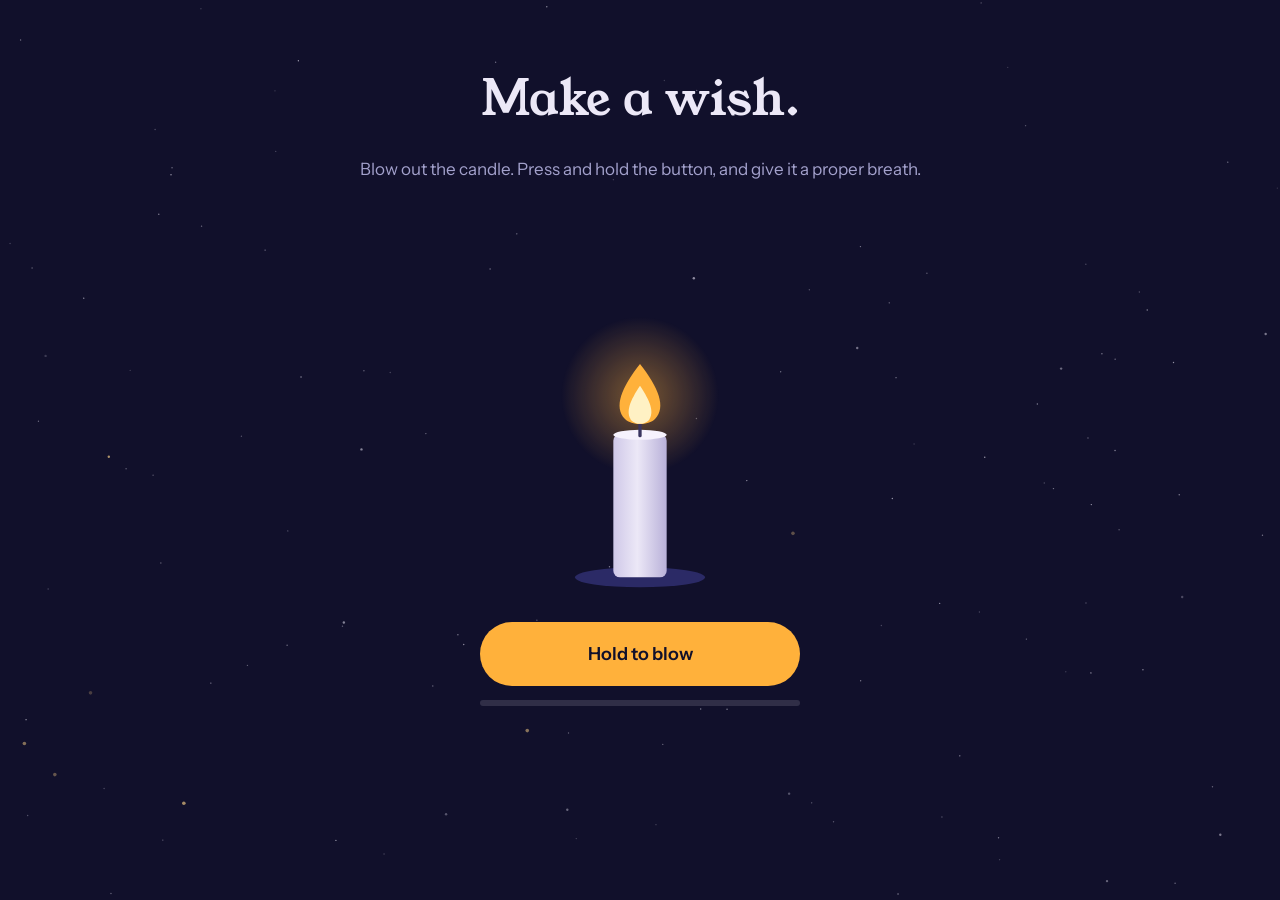
<file: index.html>
<!doctype html>
<html lang="en">
<head>
  <meta charset="utf-8">
  <meta name="viewport" content="width=device-width, initial-scale=1, viewport-fit=cover">
  <meta name="robots" content="noindex, nofollow">
  <meta name="theme-color" content="#11102b">
  <title>Make a wish</title>
  <link rel="icon" href="data:,">
  <link rel="preconnect" href="https://fonts.googleapis.com">
  <link rel="preconnect" href="https://fonts.gstatic.com" crossorigin>
  <link href="https://fonts.googleapis.com/css2?family=Instrument+Sans:wght@400;500;600&family=Young+Serif&display=swap" rel="stylesheet">
  <link rel="stylesheet" href="css/style.css">
</head>
<body>
  <canvas id="sky" aria-hidden="true"></canvas>
  <main class="page entrance">
    <h1 id="title"></h1>
    <p class="lede" id="lead"></p>

    <div class="candle" id="candle">
      <svg viewBox="0 0 240 480" role="img" aria-label="A candle with a flame">
        <defs>
          <radialGradient id="glowGrad" cx="50%" cy="50%" r="50%">
            <stop offset="0" stop-color="#ffb13b" stop-opacity="0.55"/>
            <stop offset="1" stop-color="#ffb13b" stop-opacity="0"/>
          </radialGradient>
          <linearGradient id="wax" x1="0" x2="1" y1="0" y2="0">
            <stop offset="0" stop-color="#cfc8e8"/>
            <stop offset="0.45" stop-color="#ece8f7"/>
            <stop offset="1" stop-color="#b9b1d9"/>
          </linearGradient>
        </defs>
        <circle class="glow" cx="120" cy="230" r="95" fill="url(#glowGrad)"/>
        <ellipse cx="120" cy="448" rx="78" ry="12" fill="#2b2a66"/>
        <rect x="88" y="276" width="64" height="172" rx="8" fill="url(#wax)"/>
        <ellipse cx="120" cy="277" rx="32" ry="6" fill="#f6f2fd"/>
        <rect x="118" y="262" width="4" height="18" rx="2" fill="#3a3560"/>
        <path class="smoke" d="M120 258 C 110 242 130 228 120 210" style="animation-delay:0s"/>
        <path class="smoke" d="M120 258 C 130 244 112 230 124 214" style="animation-delay:.35s"/>
        <path class="smoke" d="M120 258 C 114 246 128 236 118 220" style="animation-delay:.7s"/>
        <g transform="translate(120 264)">
          <g class="flame" id="flame">
            <g class="flame-core">
              <path d="M0 -72 C 22 -44 32 -20 18 -6 C 10 2 -10 2 -18 -6 C -32 -20 -22 -44 0 -72 Z" fill="#ffb13b"/>
              <path d="M0 -46 C 12 -28 18 -14 10 -4 C 5 1 -5 1 -10 -4 C -18 -14 -12 -28 0 -46 Z" fill="#fff1c4"/>
            </g>
          </g>
        </g>
      </svg>
    </div>

    <div class="blow-wrap" id="wrap">
      <button class="btn blow" id="blow" type="button"></button>
      <div class="breath" id="breath" aria-hidden="true"></div>
    </div>
    <p class="status" id="status" role="status" aria-live="polite"></p>
    <div class="after" id="after" hidden>
      <a class="btn" id="open" href="hub.html"></a>
    </div>
    <a class="skip" id="skip" href="hub.html" hidden></a>
  </main>

  <script src="js/content.js"></script>
  <script src="js/core.js"></script>
  <script src="js/entrance.js"></script>
</body>
</html>
</file>
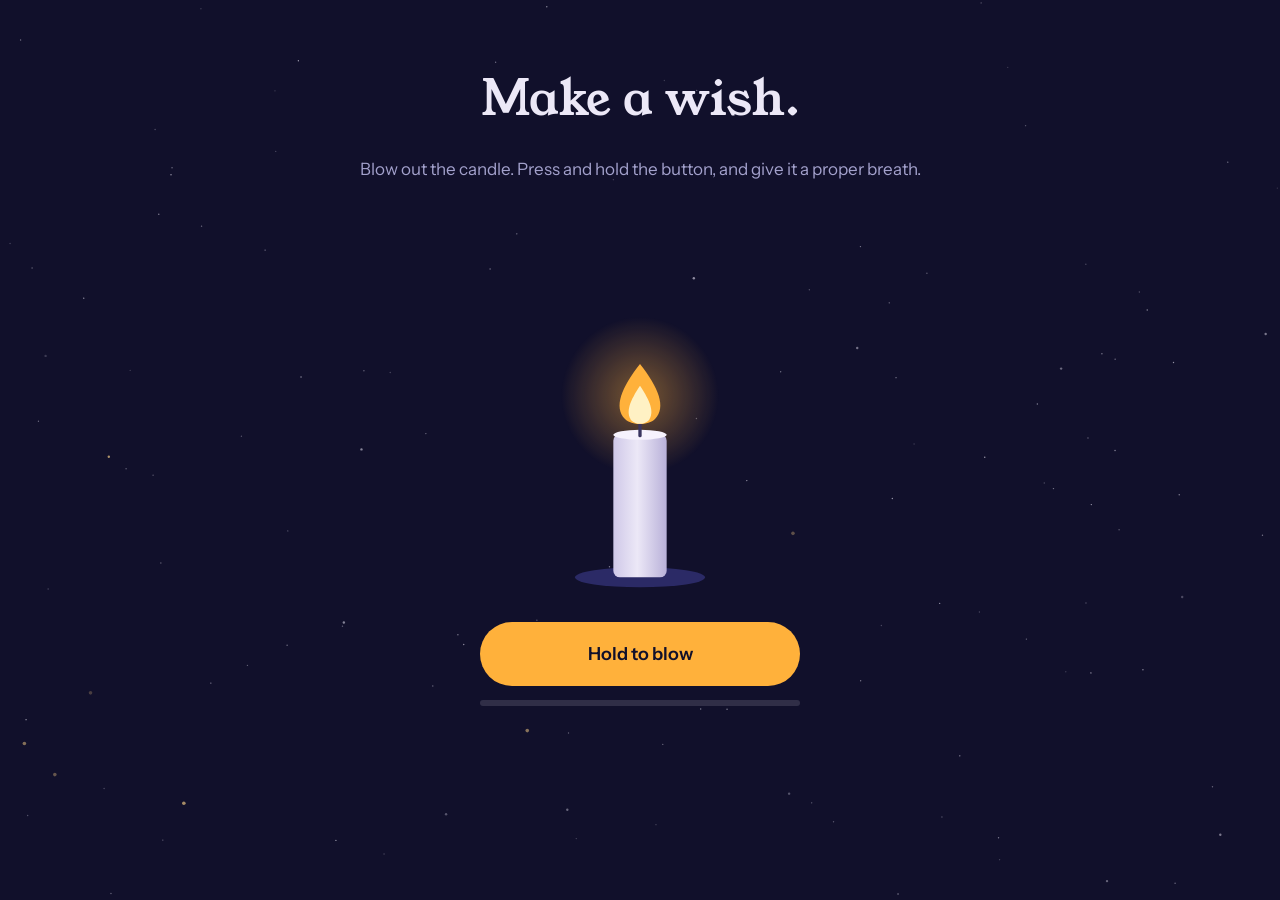
<file: final.html>
<!doctype html>
<html lang="en">
<head>
  <meta charset="utf-8">
  <meta name="viewport" content="width=device-width, initial-scale=1, viewport-fit=cover">
  <meta name="robots" content="noindex, nofollow">
  <meta name="theme-color" content="#ffd9c0">
  <title>The last star</title>
  <link rel="icon" href="data:,">
  <link rel="preconnect" href="https://fonts.googleapis.com">
  <link rel="preconnect" href="https://fonts.gstatic.com" crossorigin>
  <link href="https://fonts.googleapis.com/css2?family=Instrument+Sans:wght@400;500;600&family=Young+Serif&family=DM+Serif+Display:ital@0;1&family=Caveat:wght@600&display=swap" rel="stylesheet">
  <link rel="stylesheet" href="css/style.css">
  <link rel="stylesheet" href="css/final.css">
</head>
<body data-room="final">
  <canvas id="sky" aria-hidden="true"></canvas>
  <main class="page room room-final">
    <a class="back" href="hub.html">Back to the map</a>
    <div id="room"></div>
    <p class="end"><a class="btn" id="back-bottom" href="hub.html" hidden>Back to the map</a></p>
  </main>
  <script src="js/content.js"></script>
  <script src="js/core.js"></script>
  <script src="js/rooms.js"></script>
</body>
</html>
</file>
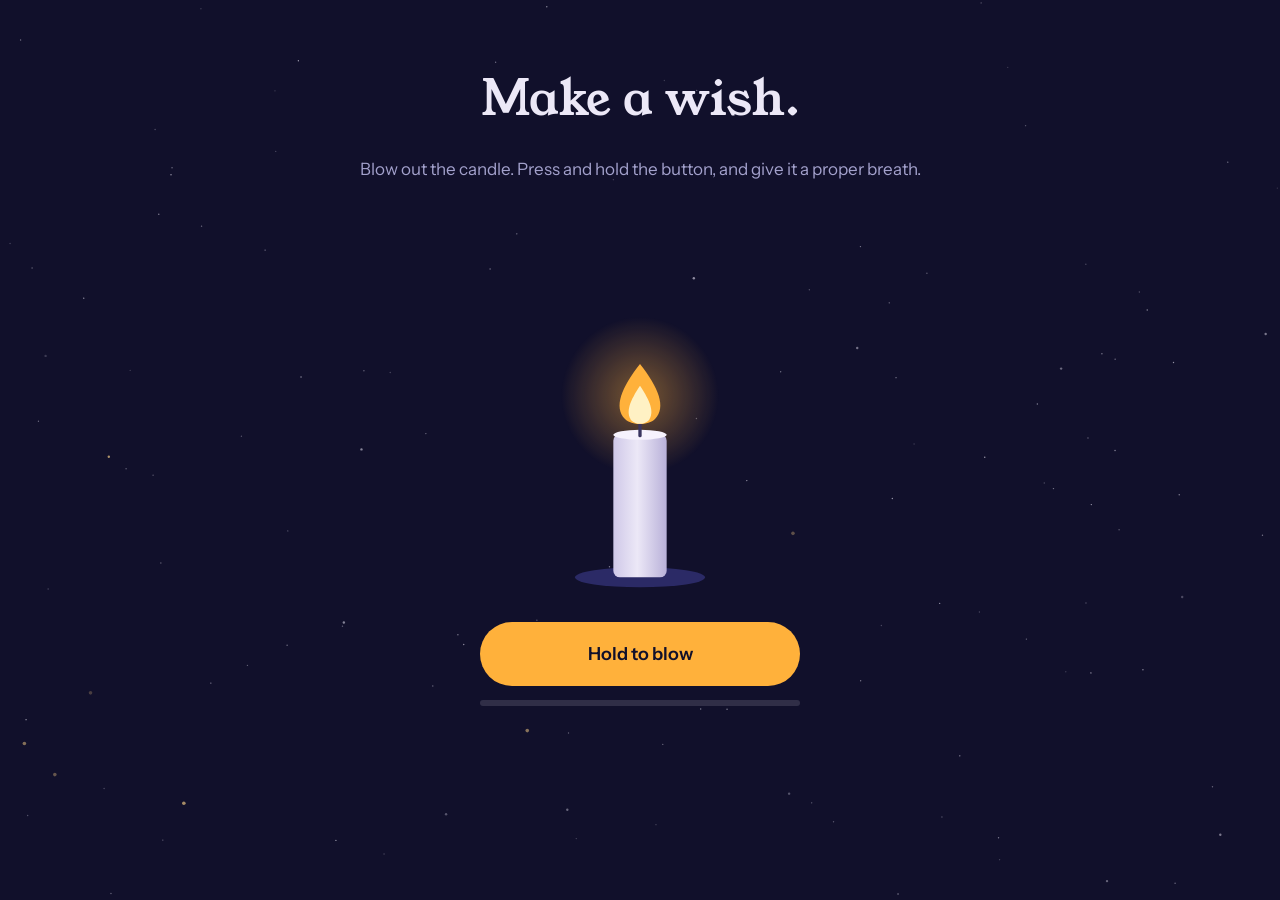
<file: gallery.html>
<!doctype html>
<html lang="en">
<head>
  <meta charset="utf-8">
  <meta name="viewport" content="width=device-width, initial-scale=1, viewport-fit=cover">
  <meta name="robots" content="noindex, nofollow">
  <meta name="theme-color" content="#0e0f12">
  <title>Gallery</title>
  <link rel="icon" href="data:,">
  <link rel="preconnect" href="https://fonts.googleapis.com">
  <link rel="preconnect" href="https://fonts.gstatic.com" crossorigin>
  <link href="https://fonts.googleapis.com/css2?family=Instrument+Sans:wght@400;500;600&family=Young+Serif&family=Spectral:ital,wght@0,300;0,500;1,300;1,400&family=IBM+Plex+Mono:wght@400;500&display=swap" rel="stylesheet">
  <link rel="stylesheet" href="css/style.css">
  <link rel="stylesheet" href="css/gallery.css">
</head>
<body data-room="gallery">
  <canvas id="sky" aria-hidden="true"></canvas>
  <main class="page room room-gallery">
    <a class="back" href="hub.html">Back to the map</a>
    <div id="room"></div>
    <p class="end"><a class="btn" id="back-bottom" href="hub.html" hidden>Back to the map</a></p>
  </main>
  <script src="js/content.js"></script>
  <script src="js/core.js"></script>
  <script src="js/rooms.js"></script>
</body>
</html>
</file>
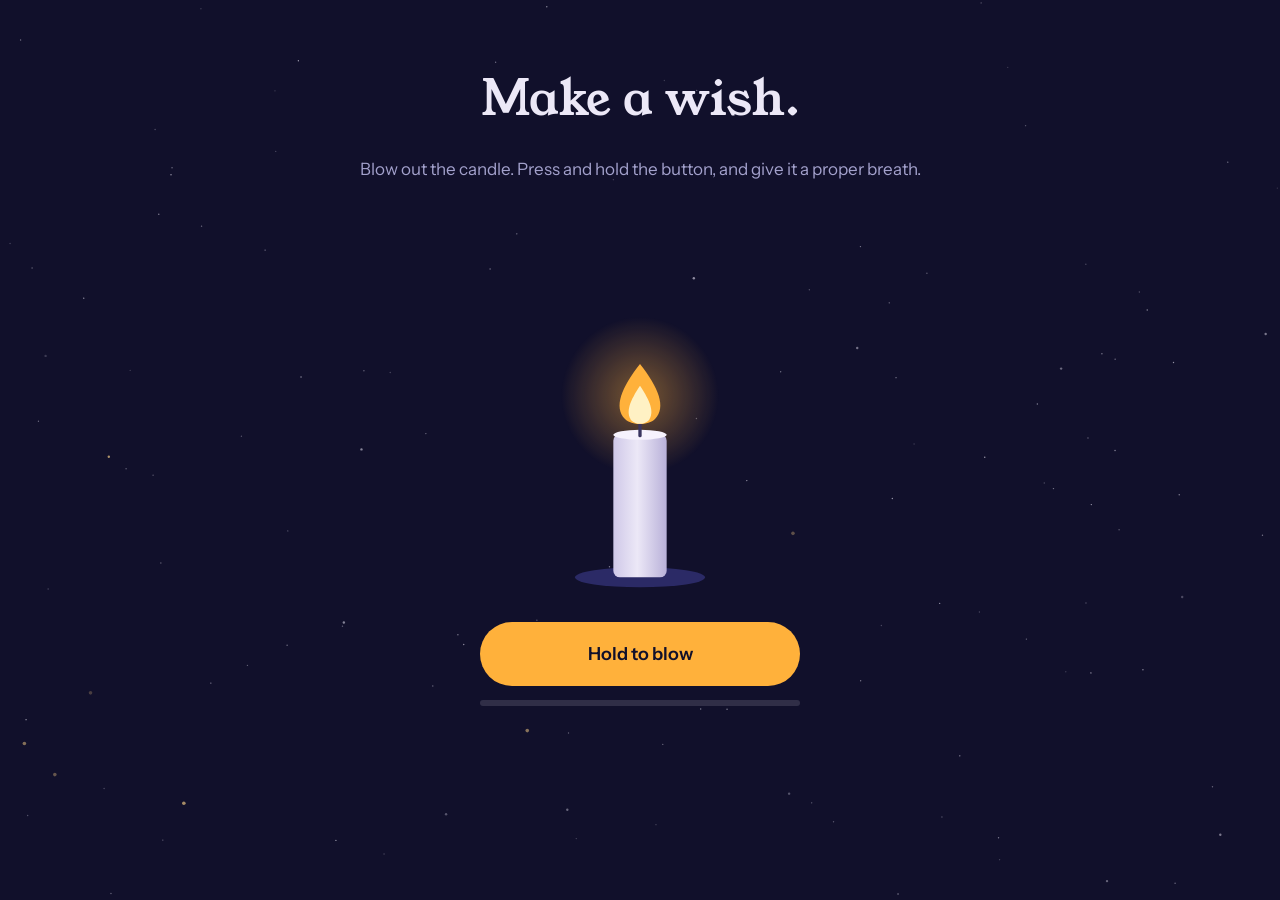
<file: hub.html>
<!doctype html>
<html lang="en">
<head>
  <meta charset="utf-8">
  <meta name="viewport" content="width=device-width, initial-scale=1, viewport-fit=cover">
  <meta name="robots" content="noindex, nofollow">
  <meta name="theme-color" content="#11102b">
  <title>The map</title>
  <link rel="icon" href="data:,">
  <link rel="preconnect" href="https://fonts.googleapis.com">
  <link rel="preconnect" href="https://fonts.gstatic.com" crossorigin>
  <link href="https://fonts.googleapis.com/css2?family=Instrument+Sans:wght@400;500;600&family=Young+Serif&display=swap" rel="stylesheet">
  <link rel="stylesheet" href="css/style.css">
</head>
<body>
  <canvas id="sky" aria-hidden="true"></canvas>
  <main class="page hub">
    <h1 id="title"></h1>
    <p class="lede" id="intro"></p>
    <p class="progress" id="progress"></p>
    <div class="map" id="map">
      <svg class="trail" id="trail" aria-hidden="true"></svg>
    </div>
  </main>

  <script src="js/content.js"></script>
  <script src="js/core.js"></script>
  <script src="js/hub.js"></script>
</body>
</html>
</file>
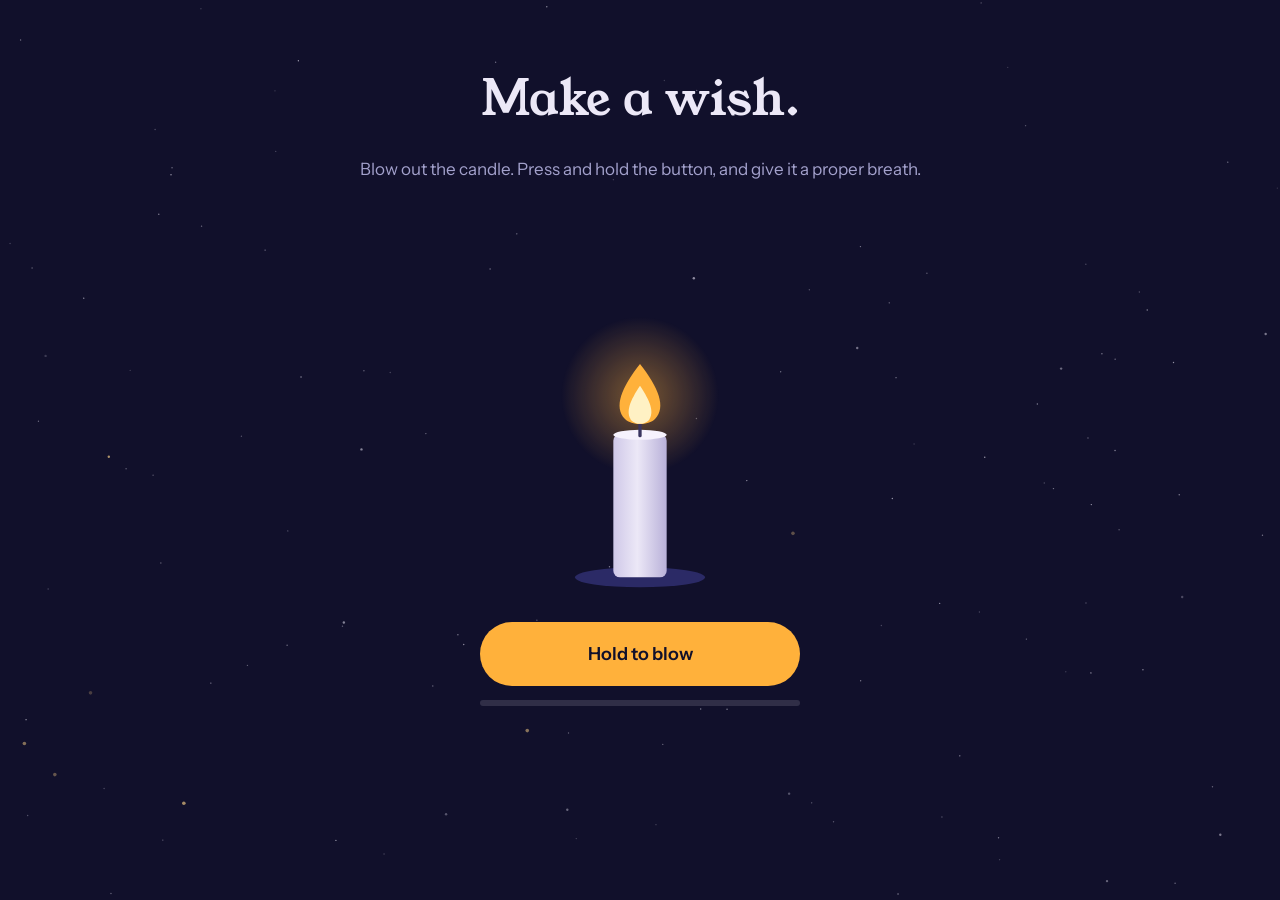
<file: letters.html>
<!doctype html>
<html lang="en">
<head>
  <meta charset="utf-8">
  <meta name="viewport" content="width=device-width, initial-scale=1, viewport-fit=cover">
  <meta name="robots" content="noindex, nofollow">
  <meta name="theme-color" content="#fbe3e8">
  <title>Letters</title>
  <link rel="icon" href="data:,">
  <link rel="preconnect" href="https://fonts.googleapis.com">
  <link rel="preconnect" href="https://fonts.gstatic.com" crossorigin>
  <link href="https://fonts.googleapis.com/css2?family=Instrument+Sans:wght@400;500;600&family=Young+Serif&family=Playfair+Display:ital,wght@0,500;1,600&family=Caveat:wght@600;700&family=Kalam:wght@300;400&family=Courier+Prime&display=swap" rel="stylesheet">
  <link rel="stylesheet" href="css/style.css">
  <link rel="stylesheet" href="css/letters.css">
</head>
<body data-room="letters">
  <canvas id="sky" aria-hidden="true"></canvas>
  <main class="page room room-letters">
    <a class="back" href="hub.html">Back to the map</a>
    <div id="room"></div>
    <p class="end"><a class="btn" id="back-bottom" href="hub.html" hidden>Back to the map</a></p>
  </main>
  <script src="js/content.js"></script>
  <script src="js/core.js"></script>
  <script src="js/rooms.js"></script>
</body>
</html>
</file>
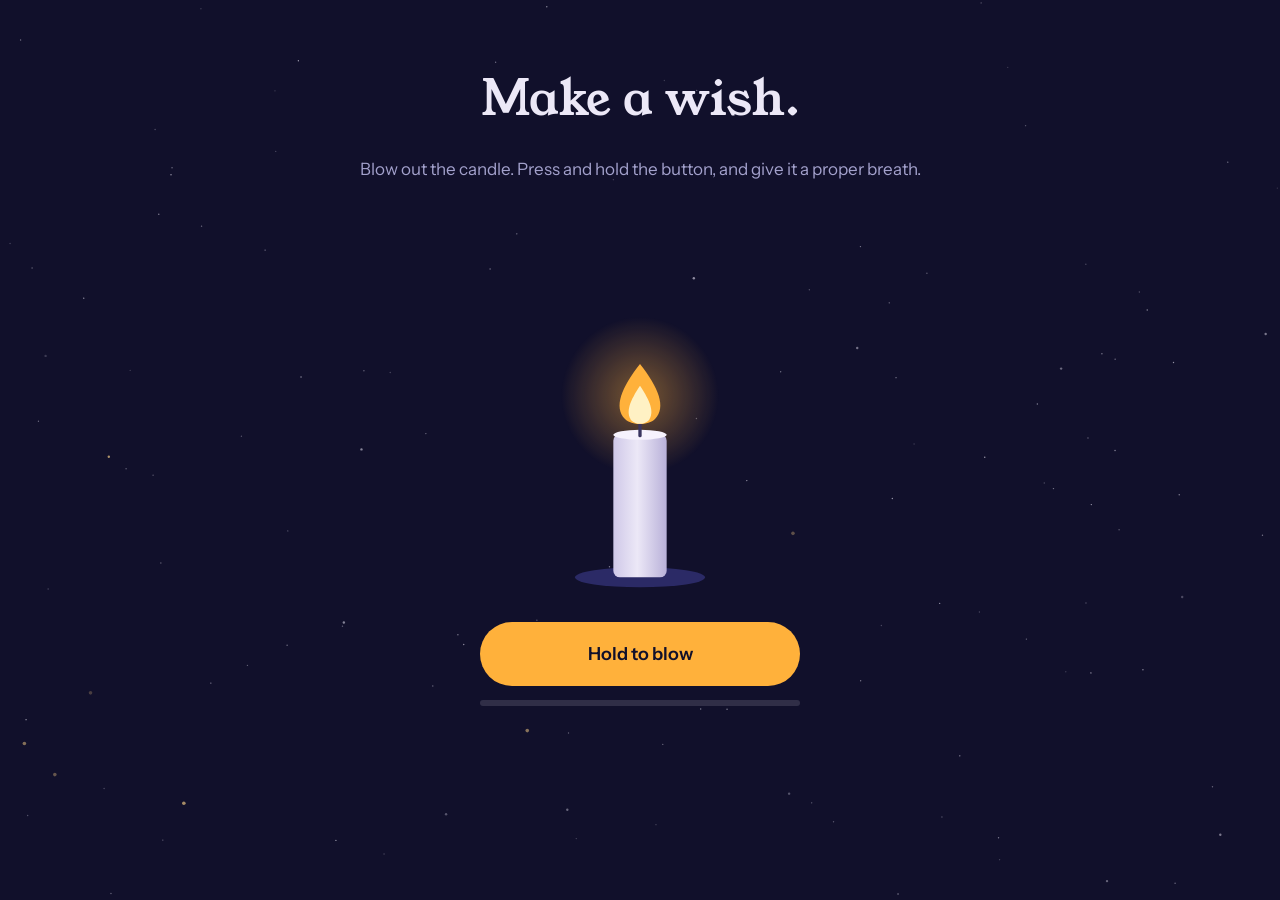
<file: music.html>
<!doctype html>
<html lang="en">
<head>
  <meta charset="utf-8">
  <meta name="viewport" content="width=device-width, initial-scale=1, viewport-fit=cover">
  <meta name="robots" content="noindex, nofollow">
  <meta name="theme-color" content="#f2e8d5">
  <title>Music room</title>
  <link rel="icon" href="data:,">
  <link rel="preconnect" href="https://fonts.googleapis.com">
  <link rel="preconnect" href="https://fonts.gstatic.com" crossorigin>
  <link href="https://fonts.googleapis.com/css2?family=Instrument+Sans:wght@400;500;600&family=Young+Serif&family=Fraunces:ital,wght@0,300;0,400;0,600;1,400&family=Cormorant+Garamond:ital,wght@0,400;0,500;1,400&family=Courier+Prime&display=swap" rel="stylesheet">
  <link rel="stylesheet" href="css/style.css">
  <link rel="stylesheet" href="css/music.css">
</head>
<body data-room="music">
  <canvas id="sky" aria-hidden="true"></canvas>
  <div class="noise" aria-hidden="true"></div>
  <main class="page room room-music">
    <a class="back" href="hub.html">Back to the map</a>
    <div id="room"></div>
    <p class="end"><a class="btn" id="back-bottom" href="hub.html" hidden>Back to the map</a></p>
  </main>
  <script src="js/content.js"></script>
  <script src="js/core.js"></script>
  <script src="js/rooms.js"></script>
</body>
</html>
</file>
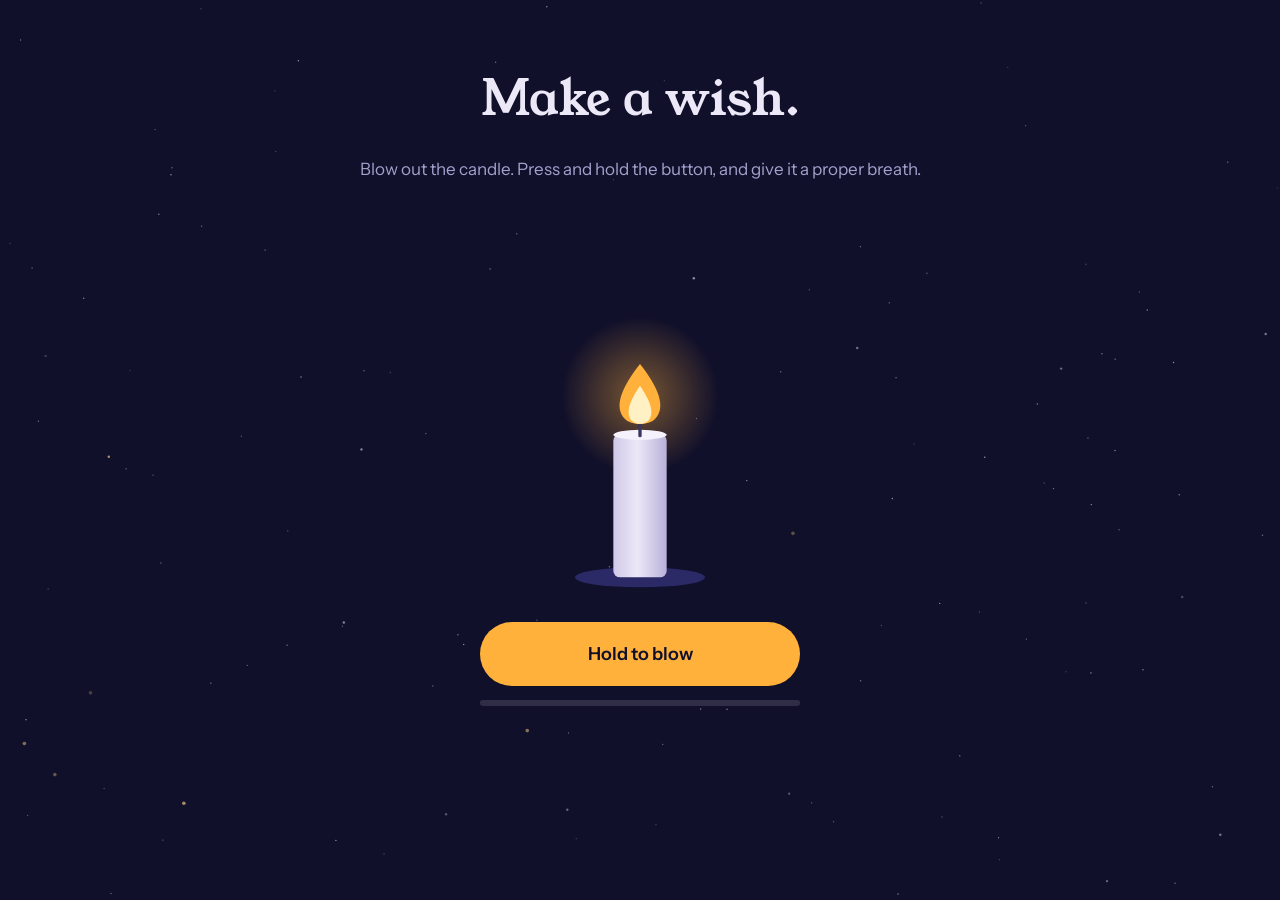
<file: quest.html>
<!doctype html>
<html lang="en">
<head>
  <meta charset="utf-8">
  <meta name="viewport" content="width=device-width, initial-scale=1, viewport-fit=cover">
  <meta name="robots" content="noindex, nofollow">
  <meta name="theme-color" content="#0b1670">
  <title>The quest</title>
  <link rel="icon" href="data:,">
  <link rel="preconnect" href="https://fonts.googleapis.com">
  <link rel="preconnect" href="https://fonts.gstatic.com" crossorigin>
  <link href="https://fonts.googleapis.com/css2?family=Instrument+Sans:wght@400;500;600&family=Young+Serif&family=Lilita+One&family=Nunito:wght@600;800&display=swap" rel="stylesheet">
  <link rel="stylesheet" href="css/style.css">
  <link rel="stylesheet" href="css/quest.css">
</head>
<body data-room="quest">
  <canvas id="sky" aria-hidden="true"></canvas>
  <main class="page room room-quest">
    <a class="back" href="hub.html">Back to the map</a>
    <div id="room"></div>
    <p class="end"><a class="btn" id="back-bottom" href="hub.html" hidden>Back to the map</a></p>
  </main>
  <script src="js/content.js"></script>
  <script src="js/core.js"></script>
  <script src="js/rooms.js"></script>
</body>
</html>
</file>
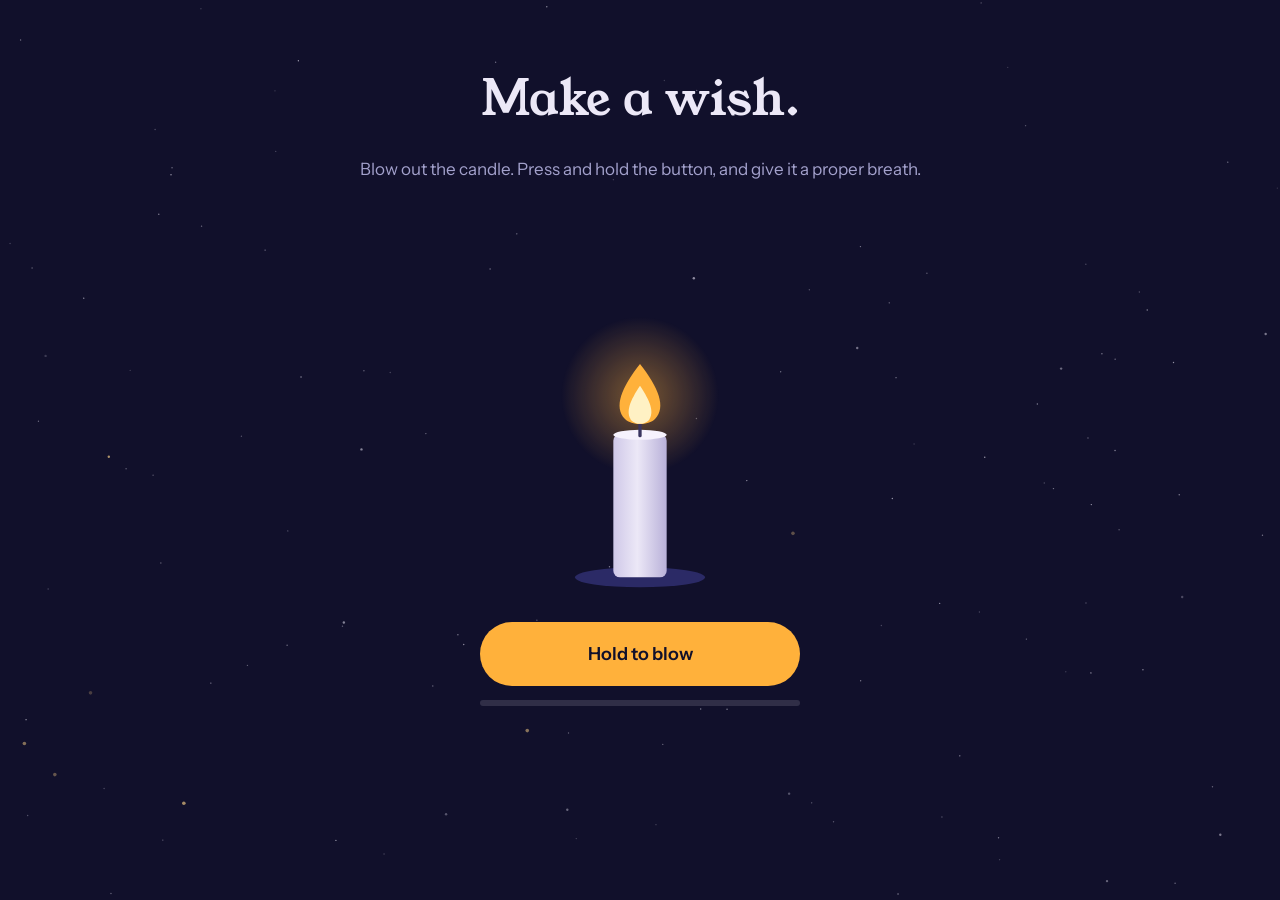
<file: secret.html>
<!doctype html>
<html lang="en">
<head>
  <meta charset="utf-8">
  <meta name="viewport" content="width=device-width, initial-scale=1, viewport-fit=cover">
  <meta name="robots" content="noindex, nofollow">
  <meta name="theme-color" content="#11102b">
  <title>Something hidden</title>
  <link rel="icon" href="data:,">
  <link rel="preconnect" href="https://fonts.googleapis.com">
  <link rel="preconnect" href="https://fonts.gstatic.com" crossorigin>
  <link href="https://fonts.googleapis.com/css2?family=Instrument+Sans:wght@400;500;600&family=Young+Serif&display=swap" rel="stylesheet">
  <link rel="stylesheet" href="css/style.css">
</head>
<body data-room="secret">
  <canvas id="sky" aria-hidden="true"></canvas>
  <main class="page room room-secret">
    <a class="back" href="hub.html">Back to the map</a>
    <div id="room"></div>
    <p class="end"><a class="btn" id="back-bottom" href="hub.html" hidden>Back to the map</a></p>
  </main>
  <script src="js/content.js"></script>
  <script src="js/core.js"></script>
  <script src="js/rooms.js"></script>
</body>
</html>
</file>
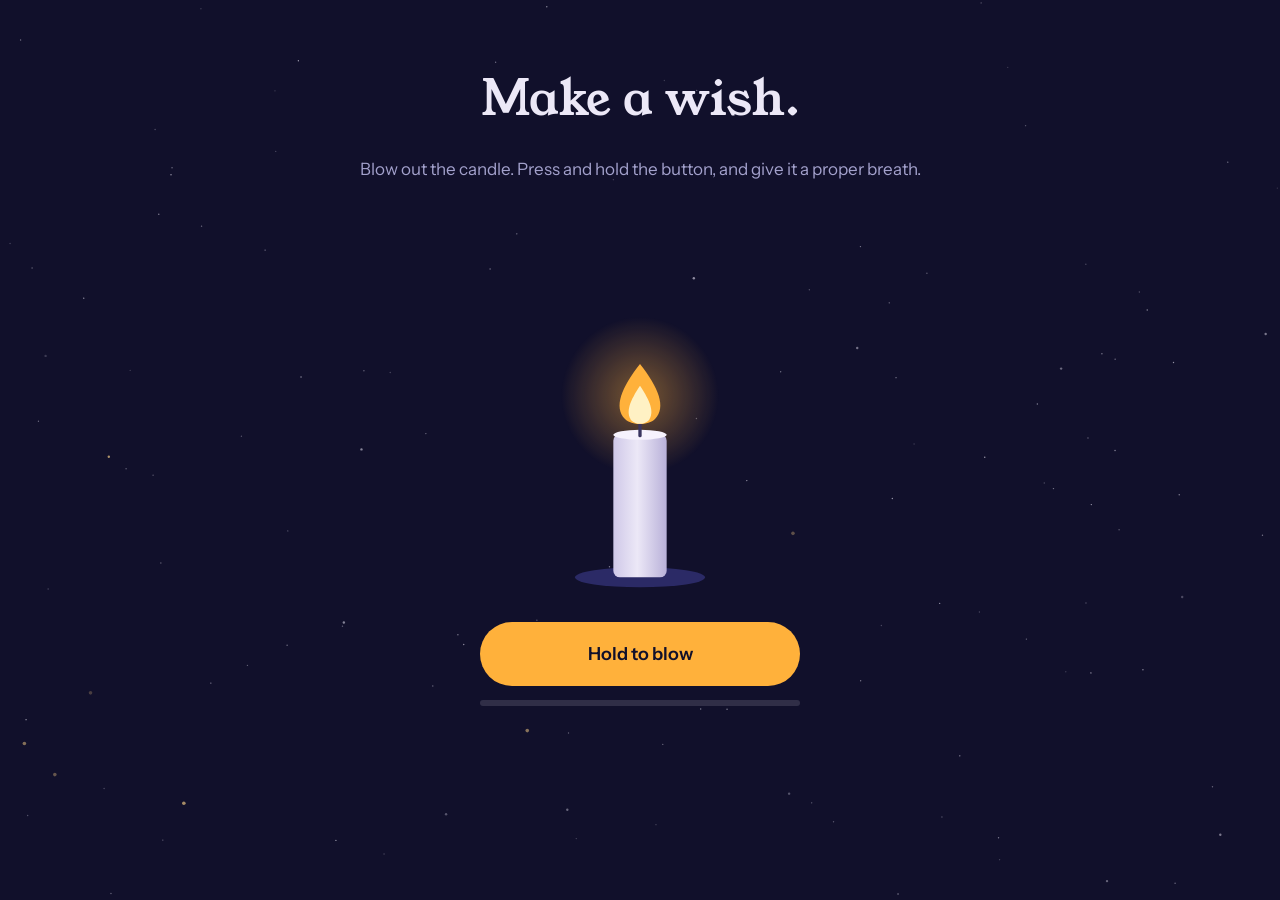
<file: words.html>
<!doctype html>
<html lang="en">
<head>
  <meta charset="utf-8">
  <meta name="viewport" content="width=device-width, initial-scale=1, viewport-fit=cover">
  <meta name="robots" content="noindex, nofollow">
  <meta name="theme-color" content="#f7f4ee">
  <title>Words</title>
  <link rel="icon" href="data:,">
  <link rel="preconnect" href="https://fonts.googleapis.com">
  <link rel="preconnect" href="https://fonts.gstatic.com" crossorigin>
  <link href="https://fonts.googleapis.com/css2?family=Instrument+Sans:wght@400;500;600&family=Young+Serif&family=Newsreader:ital,wght@0,300;0,400;1,300;1,400&family=Caveat:wght@600&display=swap" rel="stylesheet">
  <link rel="stylesheet" href="css/style.css">
  <link rel="stylesheet" href="css/words.css">
</head>
<body data-room="words">
  <canvas id="sky" aria-hidden="true"></canvas>
  <main class="page room room-words">
    <a class="back" href="hub.html">Back to the map</a>
    <div id="room"></div>
    <p class="end"><a class="btn" id="back-bottom" href="hub.html" hidden>Back to the map</a></p>
  </main>
  <script src="js/content.js"></script>
  <script src="js/core.js"></script>
  <script src="js/rooms.js"></script>
</body>
</html>
</file>
<file: css/style.css>
/* ==========================================================
   Night-sky theme. Change the colours and fonts here and every
   page follows.
   ========================================================== */
:root {
  --ink: #11102b;        /* midnight */
  --dusk: #1d1c4a;       /* cards and panels */
  --dusk-2: #2b2a66;
  --moon: #ece8f7;       /* main text */
  --haze: #a3a1cc;       /* quiet text */
  --flame: #ffb13b;      /* candle amber: the one bright accent */
  --flame-soft: #ffd58a;
  --ember: #e9829f;      /* secret page only */
  --line: rgba(236, 232, 247, 0.16);
  --serif: "Young Serif", Georgia, "Times New Roman", serif;
  --sans: "Instrument Sans", system-ui, -apple-system, "Segoe UI", Roboto, sans-serif;
  --gutter: 20px;
  --radius: 14px;
}

/* ---------- Base ---------- */
*, *::before, *::after { box-sizing: border-box; }
[hidden] { display: none !important; }
html { -webkit-text-size-adjust: 100%; }
body {
  margin: 0;
  min-height: 100vh;
  min-height: 100dvh;
  background: var(--ink);
  color: var(--moon);
  font: 400 1.0625rem/1.6 var(--sans);
  overflow-x: hidden;
  -webkit-font-smoothing: antialiased;
}
#sky {
  position: fixed;
  inset: 0;
  width: 100%;
  height: 100%;
  z-index: 0;
  pointer-events: none;
  opacity: 0.8;
  transition: opacity 1.2s ease;
}
body.wished #sky { opacity: 1; }

h1, h2 { font-family: var(--serif); font-weight: 400; line-height: 1.15; margin: 0 0 0.6em; }
h1 { font-size: clamp(2rem, 7vw, 3rem); }
h2 { font-size: 1.5rem; }
p { margin: 0 0 1em; max-width: 62ch; }
a { color: var(--flame-soft); }
.lede { color: var(--haze); }

.page {
  position: relative;
  z-index: 1;
  width: 100%;
  max-width: 640px;
  margin: 0 auto;
  padding: max(24px, env(safe-area-inset-top)) var(--gutter) max(56px, env(safe-area-inset-bottom));
}

.back {
  display: inline-flex;
  align-items: center;
  min-height: 44px;
  margin-bottom: 12px;
  color: var(--haze);
  font-weight: 500;
  text-decoration: none;
}
.back:hover { color: var(--moon); }
.end { margin-top: 40px; }

/* ---------- Buttons ---------- */
.btn {
  display: inline-flex;
  align-items: center;
  justify-content: center;
  min-height: 48px;
  padding: 0 24px;
  border: 0;
  border-radius: 999px;
  background: var(--flame);
  color: var(--ink);
  font: 600 1rem/1 var(--sans);
  text-decoration: none;
  cursor: pointer;
}
.btn:hover { background: var(--flame-soft); }
.btn-quiet { background: transparent; color: var(--moon); box-shadow: inset 0 0 0 1px var(--line); }
.btn-quiet:hover { background: rgba(236, 232, 247, 0.08); }

:focus-visible { outline: 3px solid var(--flame-soft); outline-offset: 3px; border-radius: 8px; }

/* ---------- Toast and dev bar ---------- */
.toast {
  position: fixed;
  left: 50%;
  bottom: max(24px, env(safe-area-inset-bottom));
  z-index: 30;
  max-width: calc(100vw - 40px);
  padding: 12px 20px;
  border-radius: 999px;
  background: var(--dusk-2);
  box-shadow: 0 0 0 1px var(--line), 0 10px 30px rgba(0, 0, 0, 0.4);
  color: var(--moon);
  opacity: 0;
  transform: translate(-50%, 16px);
  transition: opacity 0.3s ease, transform 0.3s ease;
  pointer-events: none;
}
.toast.show { opacity: 1; transform: translate(-50%, 0); }

.devbar {
  position: fixed;
  left: 8px;
  bottom: 8px;
  z-index: 40;
  padding: 6px 10px;
  border-radius: 8px;
  background: rgba(0, 0, 0, 0.75);
  color: var(--haze);
  font: 500 12px/1.4 var(--sans);
}

/* ---------- Entrance: the candle ---------- */
.entrance {
  min-height: 100vh;
  min-height: 100dvh;
  display: flex;
  flex-direction: column;
  align-items: center;
  justify-content: center;
  text-align: center;
}
.entrance p { margin-inline: auto; }
.candle { --s: 1; --g: 1; width: min(200px, 52vw); margin: 4px 0 10px; }
.candle svg { display: block; width: 100%; height: auto; overflow: visible; }

.flame {
  transform: scale(var(--s)) rotate(0deg);
  transform-origin: 50% 100%;
  transform-box: fill-box;
  transition: transform 0.6s cubic-bezier(0.3, 1.4, 0.5, 1), opacity 0.5s ease;
}
.flame-core {
  transform-origin: 50% 100%;
  transform-box: fill-box;
  animation: flicker 2.4s ease-in-out infinite;
}
@keyframes flicker {
  0%, 100% { transform: scale(1, 1) skewX(0deg); }
  30% { transform: scale(0.96, 1.05) skewX(-2deg); }
  60% { transform: scale(1.03, 0.97) skewX(2deg); }
}
.glow {
  transform-box: fill-box;
  transform-origin: center;
  transform: scale(var(--g));
  opacity: 0.8;
  transition: transform 0.6s ease, opacity 0.6s ease;
}
.candle.is-blowing .flame { transform: scale(calc(var(--s) * 0.85)) rotate(14deg); }
.candle.is-blowing .flame-core { animation-duration: 0.25s; }
.candle.is-blowing .glow { opacity: 0.45; }

.candle.swell .flame { animation: swell 0.7s ease; }
@keyframes swell {
  0% { transform: scale(calc(var(--s) * 0.7)); }
  60% { transform: scale(calc(var(--s) * 1.12)); }
  100% { transform: scale(var(--s)); }
}

.candle.is-out .flame { transform: scale(0.2, 0.05); opacity: 0; }
.candle.is-out .glow { opacity: 0; transform: scale(0.3); }
.smoke { fill: none; stroke: var(--haze); stroke-width: 3; stroke-linecap: round; opacity: 0; }
.candle.is-out .smoke { animation: rise 2.6s ease-out forwards; }
@keyframes rise {
  0% { opacity: 0.7; transform: translateY(0); }
  100% { opacity: 0; transform: translateY(-80px); }
}

.blow-wrap { width: min(320px, 86vw); margin-top: 8px; }
.blow {
  width: 100%;
  min-height: 64px;
  font-size: 1.125rem;
  touch-action: none;
  user-select: none;
  -webkit-user-select: none;
  -webkit-touch-callout: none;
  -webkit-tap-highlight-color: transparent;
}
.breath { height: 6px; margin-top: 14px; border-radius: 999px; background: rgba(236, 232, 247, 0.14); overflow: hidden; }
.breath::before {
  content: "";
  display: block;
  height: 100%;
  background: var(--flame);
  transform: scaleX(var(--p, 0));
  transform-origin: left;
}
.status { min-height: 3.4em; margin-top: 16px; color: var(--haze); }
.after { margin-top: 4px; opacity: 0; transition: opacity 1s ease; }
.after.show { opacity: 1; }
.skip { margin-top: 20px; color: var(--haze); }

/* ---------- Hub: the map ---------- */
.progress { color: var(--haze); }
.map { position: relative; margin-top: 8px; }
.trail { position: absolute; inset: 0; pointer-events: none; overflow: visible; }
.trail path { fill: none; stroke-linecap: round; }
.trail .seg-dim { stroke: var(--line); stroke-width: 3; stroke-dasharray: 1 9; }
.trail .seg-lit { stroke: var(--flame); stroke-width: 2.5; filter: drop-shadow(0 0 5px rgba(236, 232, 247, 0.28)); }

.star {
  position: absolute;
  display: block;
  width: 34px;
  height: 34px;
  margin: -17px 0 0 -17px;
  color: var(--moon);
  text-decoration: none;
}
.star-text {
  position: absolute;
  top: 50%;
  display: flex;
  flex-direction: column;
  gap: 2px;
  width: 140px;
  transform: translateY(-50%);
}
.star.side-r .star-text { left: calc(100% + 14px); align-items: flex-start; text-align: left; }
.star.side-l .star-text { right: calc(100% + 14px); align-items: flex-end; text-align: right; }
.star-dot {
  position: relative;
  display: grid;
  place-items: center;
  width: 34px;
  height: 34px;
  border-radius: 50%;
  background: var(--ink);
  box-shadow: inset 0 0 0 2px var(--line);
}
.star-name { font-family: var(--serif); font-size: 1.0625rem; line-height: 1.2; }
.star-hint { color: var(--haze); font-size: 0.85rem; line-height: 1.3; }
.star.is-locked { color: var(--haze); cursor: default; }
.star.is-locked .star-dot { opacity: 0.6; }
.star.is-open .star-dot { background: color-mix(in srgb, var(--star, var(--flame)) 22%, var(--ink)); box-shadow: inset 0 0 0 2px var(--star, var(--flame-soft)); }
.star.is-done .star-dot { background: var(--star, var(--flame)); box-shadow: 0 0 22px color-mix(in srgb, var(--star, var(--flame)) 60%, transparent); }
.star.is-done .star-dot::before {
  content: "";
  width: 11px;
  height: 6px;
  border-left: 2.5px solid var(--ink);
  border-bottom: 2.5px solid var(--ink);
  transform: rotate(-45deg) translate(1px, -1px);
}
.star.is-next .star-dot::after {
  content: "";
  position: absolute;
  inset: -8px;
  border: 2px solid var(--star, var(--flame));
  border-radius: 50%;
  animation: ring 2.4s ease-out infinite;
}
@keyframes ring {
  0% { transform: scale(0.75); opacity: 0.9; }
  100% { transform: scale(1.45); opacity: 0; }
}
.star.is-secret .star-dot { background: var(--ember); box-shadow: 0 0 22px rgba(233, 130, 159, 0.6); }

/* ---------- Music room ---------- */
.blend {
  margin: 8px 0 28px;
  padding: 20px 22px;
  border-radius: var(--radius);
  background: var(--dusk);
  box-shadow: inset 0 0 0 1px var(--line);
}
.blend-num { margin: 0 0 4px; color: var(--flame); font: 400 3.25rem/1 var(--serif); }
.blend-label { margin: 0; font-weight: 600; }
.blend-note { margin: 8px 0 0; color: var(--haze); }
.tracks { display: grid; gap: 10px; margin: 0; padding: 0; list-style: none; }
.track { border-radius: var(--radius); background: rgba(236, 232, 247, 0.05); box-shadow: inset 0 0 0 1px var(--line); }
.track.is-seen { box-shadow: inset 0 0 0 1px rgba(255, 177, 59, 0.55); }
.track-btn {
  display: flex;
  flex-direction: column;
  gap: 2px;
  width: 100%;
  min-height: 56px;
  padding: 14px 18px;
  border: 0;
  border-radius: var(--radius);
  background: none;
  color: inherit;
  font: inherit;
  text-align: left;
  cursor: pointer;
}
.track-title { font-family: var(--serif); font-size: 1.125rem; }
.track-artist { color: var(--haze); font-size: 0.9375rem; }
.track-panel { padding: 0 18px 16px; }
.track-panel p { margin-bottom: 12px; }
.embed { display: block; width: 100%; border: 0; border-radius: 12px; }

/* ---------- Quest ---------- */
.quest-count { margin-bottom: 8px; color: var(--haze); }
.question { font-size: 1.5rem; }
.options { display: grid; gap: 10px; margin: 18px 0 14px; }
.option {
  min-height: 52px;
  padding: 12px 18px;
  border: 0;
  border-radius: var(--radius);
  background: rgba(236, 232, 247, 0.07);
  box-shadow: inset 0 0 0 1px var(--line);
  color: var(--moon);
  font: inherit;
  text-align: left;
  cursor: pointer;
}
.option:hover:not(:disabled) { background: rgba(236, 232, 247, 0.12); }
.option:disabled { cursor: default; }
.option.is-wrong { opacity: 0.45; text-decoration: line-through; }
.option.is-right { background: rgba(255, 177, 59, 0.16); box-shadow: inset 0 0 0 2px var(--flame); opacity: 1; }
.quest-msg { min-height: 1.6em; color: var(--haze); }
.unlock { margin: 18px 0; padding: 18px 20px; border-radius: var(--radius); background: var(--dusk); box-shadow: inset 3px 0 0 var(--flame); }
.unlock p { margin: 0; }
.unlock .unlock-label { margin-bottom: 6px; color: var(--flame-soft); font-weight: 600; }
.rewards { margin-top: 36px; padding-top: 20px; border-top: 1px solid var(--line); }
.reward { color: var(--haze); }

/* ---------- Letters ---------- */
.envelopes { display: grid; grid-template-columns: 1fr 1fr; gap: 12px; margin: 24px 0 0; padding: 0; list-style: none; }
.envelope {
  position: relative;
  display: flex;
  flex-direction: column;
  justify-content: flex-end;
  gap: 4px;
  width: 100%;
  aspect-ratio: 4 / 3;
  padding: 14px 16px;
  border: 0;
  border-radius: var(--radius);
  background: var(--dusk);
  box-shadow: inset 0 0 0 1px var(--line);
  color: var(--moon);
  font: inherit;
  text-align: left;
  cursor: pointer;
}
.envelope::before {
  content: "";
  position: absolute;
  top: 14px;
  left: 16px;
  width: 14px;
  height: 14px;
  border-radius: 50%;
  background: var(--flame);
}
.envelope.is-read { color: var(--haze); }
.envelope.is-read::before { background: transparent; box-shadow: inset 0 0 0 2px var(--line); }
.env-name { font-family: var(--serif); font-size: 1.0625rem; line-height: 1.2; }
.env-state { color: var(--haze); font-size: 0.875rem; }

dialog.letter {
  width: min(560px, calc(100vw - 32px));
  max-height: calc(100dvh - 48px);
  padding: 0;
  border: 0;
  border-radius: 18px;
  background: var(--dusk);
  box-shadow: 0 0 0 1px var(--line), 0 30px 80px rgba(0, 0, 0, 0.5);
  color: var(--moon);
}
dialog.letter::backdrop { background: rgba(10, 9, 30, 0.82); }
.letter-inner { max-height: calc(100dvh - 48px); padding: 28px 24px 24px; overflow: auto; }
.letter-meaning { color: var(--flame-soft); font-style: italic; }
.letter-body { line-height: 1.75; }
.letter-close { margin-top: 8px; }

/* ---------- Gallery ---------- */
.feed { display: grid; gap: 44px; margin: 24px 0 0; padding: 0; list-style: none; }
.frame { margin: 0; }
.shot { position: relative; min-height: 220px; border-radius: 10px; background: var(--dusk); overflow: hidden; }
.shot img { display: block; width: 100%; height: auto; transition: opacity 0.4s ease; }
.shot.is-loading img { opacity: 0; }
.shot.is-missing { display: grid; place-items: center; min-height: 300px; padding: 24px; color: var(--haze); text-align: center; }
.cap { margin: 12px 2px 0; font-family: var(--serif); font-size: 1.0625rem; }
.counter {
  position: fixed;
  right: 14px;
  bottom: 14px;
  z-index: 5;
  margin: 0;
  padding: 6px 12px;
  border-radius: 999px;
  background: rgba(17, 16, 43, 0.88);
  box-shadow: inset 0 0 0 1px var(--line);
  color: var(--haze);
  font-size: 0.875rem;
}
.feed-end { height: 1px; }

/* ---------- Words: quiet on purpose ---------- */
.room-words #sky { opacity: 0.3; }
.room-words h1 { font-size: 1.75rem; }
.room-words #room p { font-size: 1.1875rem; line-height: 1.85; max-width: 56ch; }
.signoff { color: var(--haze); font-style: italic; }

/* ---------- Final and secret ---------- */
.room-final h1 { font-size: clamp(2.4rem, 10vw, 4rem); }
.countdown { color: var(--flame-soft); font-family: var(--serif); font-size: 1.25rem; }
.egg {
  position: fixed;
  right: 18px;
  bottom: 120px;
  z-index: 2;
  min-width: 44px;
  min-height: 44px;
  border: 0;
  background: none;
  color: var(--moon);
  font-size: 20px;
  line-height: 1;
  opacity: 0.22;
  cursor: pointer;
}
.egg.is-lit { color: var(--ember); opacity: 1; animation: pop 0.8s ease; }
@keyframes pop {
  0% { transform: scale(1); }
  40% { transform: scale(2.4) rotate(20deg); }
  100% { transform: scale(1) rotate(0deg); }
}
body.is-secret h1 { color: var(--ember); }

/* ---------- Respect reduced motion ---------- */
@media (prefers-reduced-motion: reduce) {
  *, *::before, *::after {
    animation-duration: 0.01ms !important;
    animation-iteration-count: 1 !important;
    transition-duration: 0.01ms !important;
    scroll-behavior: auto !important;
  }
}
</file>
<file: css/final.css>
/* ==========================================================
   The last star: a sunrise. Peach to coral to gold, a sun that
   rises behind the words, a candle for a wish, a recap of her run.
   Scoped to <body data-room="final">.
   ========================================================== */
body[data-room="final"] {
  --ink: #ffd9c0;
  --moon: #4a2220;
  --haze: rgba(74, 34, 32, 0.7);
  --flame: #e8742c;
  --flame-soft: #b4541c;
  --ember: rgba(74, 34, 32, 0.4);
  --dusk: #fff1e4;
  --dusk-2: #ffe0c8;
  --line: rgba(74, 34, 32, 0.18);
  --serif: "DM Serif Display", Georgia, serif;
  background: linear-gradient(180deg, #fff1e6 0%, #ffd2b4 38%, #ffab7e 72%, #ff8f55 100%);
  background-attachment: fixed;
  color: #4a2220;
}
body[data-room="final"] #sky { display: none; }
body[data-room="final"] .page { position: relative; z-index: 1; max-width: 540px; text-align: center; padding-bottom: 12vh; }
body[data-room="final"] .back { color: rgba(74, 34, 32, 0.75); font-weight: 600; }
body[data-room="final"] .btn { background: #4a2220; color: #fff1e4; }
body[data-room="final"] .btn:hover { background: #351614; }
body[data-room="final"] .btn-quiet { background: transparent; color: #4a2220; box-shadow: inset 0 0 0 1.5px rgba(74, 34, 32, 0.4); }
body[data-room="final"] :focus-visible { outline-color: #4a2220; }
body[data-room="final"] .toast { background: #4a2220; color: #fff1e4; }
body[data-room="final"] .countdown { color: #b4541c; }

/* the sun rises from the bottom edge and keeps glowing */
.fn-sun {
  position: fixed; left: 50%; bottom: 0; z-index: 0; width: 150vmin; height: 150vmin; margin-left: -75vmin; pointer-events: none;
  border-radius: 50%; transform: translateY(78%);
  background: radial-gradient(circle, #fff6c2 0%, #ffd86b 22%, rgba(255, 168, 70, 0.75) 44%, rgba(255, 120, 60, 0) 68%);
  animation: fn-rise 6.5s cubic-bezier(0.2, 0.7, 0.2, 1) forwards, fn-glow 5s ease-in-out 6.5s infinite;
}
@keyframes fn-rise { to { transform: translateY(52%); } }
@keyframes fn-glow { 0%, 100% { transform: translateY(52%) scale(1); } 50% { transform: translateY(52%) scale(1.04); } }

.fn-eyebrow { margin: 14vh 0 10px; font: 600 0.78rem/1 "Instrument Sans", sans-serif; letter-spacing: 0.3em; text-transform: uppercase; color: rgba(74, 34, 32, 0.7); }
.fn-title { margin: 0 0 6vh; font: 400 clamp(2.4rem, 11vw, 3.6rem)/1.08 "DM Serif Display", Georgia, serif; font-style: italic; color: #4a2220; }
body[data-room="final"] #room .fn-line {
  margin: 0 auto 22px; max-width: 28em; font: 400 1.25rem/1.7 "Instrument Sans", sans-serif; color: #4a2220;
  opacity: 0; transform: translateY(12px); animation: fn-up 1.4s ease forwards;
}
@keyframes fn-up { to { opacity: 1; transform: none; } }

/* her favourite photo, as a polaroid */
.fn-polaroid { margin: 8vh auto 0; width: min(78%, 320px); padding: 12px 12px 8px; background: #fffaf3; transform: rotate(-2.5deg); box-shadow: 0 22px 36px -14px rgba(90, 30, 10, 0.55); }
.fn-polaroid img { display: block; width: 100%; max-height: 62vh; object-fit: cover; background: #e9d9c8; }
.fn-polaroid figcaption { margin-top: 10px; font: 600 1.5rem/1.1 "Caveat", cursive; color: #4a2220; }

/* the wish */
.fn-wish { margin: 12vh 0 0; }
.fn-wish h2, .fn-recap h2 { margin: 0 0 18px; font: 400 1.6rem/1.2 "DM Serif Display", serif; font-style: italic; color: #4a2220; }
.fn-candle { all: unset; position: relative; display: block; width: 70px; height: 130px; margin: 0 auto; cursor: pointer; -webkit-tap-highlight-color: transparent; }
.fn-candle:focus-visible { outline: 3px solid #4a2220; outline-offset: 6px; }
.fn-wax { position: absolute; bottom: 0; left: 50%; width: 32px; height: 86px; margin-left: -16px; border-radius: 7px 7px 4px 4px; background: linear-gradient(90deg, #fff8ee, #ffe6cd 60%, #f3c8a0); box-shadow: 0 12px 22px -8px rgba(110, 40, 20, 0.55); }
.fn-wick { position: absolute; bottom: 86px; left: 50%; width: 3px; height: 12px; margin-left: -1.5px; border-radius: 2px; background: #4a2220; }
.fn-flame {
  position: absolute; bottom: 96px; left: 50%; width: 20px; height: 36px; margin-left: -10px; transform-origin: 50% 100%;
  border-radius: 50% 50% 50% 50% / 62% 62% 38% 38%; background: radial-gradient(ellipse at 50% 72%, #fffbe0 0%, #ffd23f 45%, #ff8a3d 100%);
  box-shadow: 0 0 34px 14px rgba(255, 170, 60, 0.6); animation: fn-flick 1.3s ease-in-out infinite; transition: opacity 0.5s, transform 0.5s;
}
@keyframes fn-flick { 0%, 100% { transform: scale(1) rotate(-2deg); } 50% { transform: scale(1.07, 0.93) rotate(3deg); } }
.fn-candle.is-out .fn-flame { opacity: 0; transform: scale(0.15); animation: none; }
.fn-candle.is-out .fn-wick::after {       /* a little curl of smoke */
  content: ""; position: absolute; left: -3px; bottom: 10px; width: 9px; height: 9px; border-radius: 50%; background: rgba(74, 34, 32, 0.28); animation: fn-smoke 2.2s ease-out forwards;
}
@keyframes fn-smoke { from { transform: translateY(0) scale(0.6); opacity: 0.7; } to { transform: translateY(-54px) scale(2.4); opacity: 0; } }
.fn-wish-msg { margin: 16px 0 0; min-height: 1.5em; font: 600 0.95rem/1.4 "Instrument Sans", sans-serif; color: rgba(74, 34, 32, 0.75); }
.fn-wish-msg.is-done { font: 600 1.6rem/1.2 "Caveat", cursive; color: #4a2220; }

/* recap card */
.fn-recap { margin: 12vh auto 0; max-width: 360px; padding: 22px 22px 14px; border-radius: 20px; background: rgba(255, 250, 243, 0.55); box-shadow: inset 0 0 0 1.5px rgba(74, 34, 32, 0.2); }
.fn-row { display: flex; justify-content: space-between; gap: 12px; padding: 11px 0; border-top: 1px solid rgba(74, 34, 32, 0.16); font: 500 1rem/1.3 "Instrument Sans", sans-serif; }
.fn-row:first-of-type { border-top: 0; }
.fn-v { font-weight: 700; }

.fn-noreply { margin: 10vh auto 0; max-width: 26em; font: 600 1rem/1.5 "Instrument Sans", sans-serif; color: rgba(74, 34, 32, 0.78); }
.fn-sign { margin: 10px 0 0; font: 600 2rem/1.2 "Caveat", cursive; color: #4a2220; }

.fn-confetti { position: fixed; inset: 0; z-index: 50; pointer-events: none; overflow: hidden; }
.fn-confetti span { position: absolute; top: -14px; width: 9px; height: 15px; border-radius: 2px; animation: fn-fall linear forwards; }
@keyframes fn-fall { to { transform: translateY(105vh) rotate(720deg); } }

@media (prefers-reduced-motion: reduce) {
  .fn-sun { animation: none; transform: translateY(52%); }
  .fn-flame { animation: none; }
  body[data-room="final"] #room .fn-line { animation: none; opacity: 1; transform: none; }
}
</file>
<file: css/gallery.css>
/* ==========================================================
   Gallery: a dark museum. Photos hang on charcoal walls in white
   mats with a placard each, grouped into wings.
   Scoped to <body data-room="gallery">.
   ========================================================== */
body[data-room="gallery"] {
  --ink: #0d0e11;
  --moon: #e8e9ee;
  --haze: rgba(232, 233, 238, 0.62);
  --flame: #c9cfdb;
  --flame-soft: #aab0bd;
  --dusk: #17181d;
  --dusk-2: #23252c;
  --line: rgba(232, 233, 238, 0.16);
  --serif: "Spectral", Georgia, serif;
  --mono: "IBM Plex Mono", ui-monospace, Menlo, monospace;
  background:
    radial-gradient(90% 40% at 50% 0%, rgba(170, 176, 189, 0.12), transparent 70%),
    var(--ink);
  color: var(--moon);
}
body[data-room="gallery"] #sky { display: none; }
body[data-room="gallery"]::before {      /* film grain */
  content: ""; position: fixed; inset: 0; z-index: 0; pointer-events: none; opacity: 0.06;
  background-image: url("data:image/svg+xml,%3Csvg xmlns='http://www.w3.org/2000/svg' width='140' height='140'%3E%3Cfilter id='n'%3E%3CfeTurbulence type='fractalNoise' baseFrequency='0.8' numOctaves='2' stitchTiles='stitch'/%3E%3C/filter%3E%3Crect width='100%25' height='100%25' filter='url(%23n)'/%3E%3C/svg%3E");
}
body[data-room="gallery"] .page { position: relative; z-index: 1; max-width: 680px; }
body[data-room="gallery"] .back { color: var(--haze); font: 500 0.75rem/1 var(--mono); letter-spacing: 0.14em; text-transform: uppercase; }
body[data-room="gallery"] h1 { text-align: center; font: 300 clamp(2.4rem, 9vw, 3.6rem)/1.1 "Spectral", serif; letter-spacing: 0.04em; color: #f1f2f6; margin-bottom: 0.3em; }
body[data-room="gallery"] .lede { text-align: center; margin-left: auto; margin-right: auto; font: italic 300 1.1rem/1.5 "Spectral", serif; color: var(--haze); max-width: 34ch; }
body[data-room="gallery"] .btn { background: #e8e9ee; color: #0d0e11; font-family: var(--mono); letter-spacing: 0.06em; }
body[data-room="gallery"] .btn:hover { background: #fff; }
body[data-room="gallery"] :focus-visible { outline-color: #c9cfdb; }

/* ---------- Wings ---------- */
.gl-feed { margin-top: 36px; }
.gl-wing, .gl-finale { text-align: center; padding: 70px 8px 34px; }
.gl-wing-no { margin: 0 0 12px; font: 500 0.72rem/1 var(--mono, monospace); letter-spacing: 0.34em; text-transform: uppercase; color: var(--flame-soft); }
.gl-wing-title { margin: 0; font: 300 2rem/1.15 "Spectral", serif; letter-spacing: 0.02em; color: #f1f2f6; }
.gl-wing-sub { margin: 12px auto 0; max-width: 30ch; font: italic 300 1.05rem/1.5 "Spectral", serif; color: var(--haze); }
.gl-wing::after { content: ""; display: block; width: 46px; height: 1px; margin: 26px auto 0; background: var(--flame-soft); opacity: 0.6; }

/* ---------- Frames ---------- */
.gl-frame { position: relative; margin: 0 0 76px; }
.gl-frame::before {        /* the gallery spotlight above each frame */
  content: ""; position: absolute; left: 50%; top: -34px; width: 78%; height: 120px; transform: translateX(-50%);
  background: radial-gradient(ellipse at 50% 0%, rgba(255, 244, 220, 0.14), transparent 70%); pointer-events: none;
}
.gl-mat {
  position: relative; padding: 14px; background: #ecebe6;
  box-shadow: 0 22px 40px -18px rgba(0, 0, 0, 0.85), 0 0 0 1px rgba(0, 0, 0, 0.5), inset 0 0 0 1px rgba(0, 0, 0, 0.08);
}
.gl-shot { position: relative; min-height: 220px; background: #14151a; overflow: hidden; }
.gl-shot img { display: block; width: 100%; height: auto; max-height: 82vh; object-fit: contain; background: #14151a; }
.gl-shot.is-loading img { opacity: 0; }
.gl-shot.is-missing { display: grid; place-items: center; min-height: 300px; padding: 24px; color: var(--haze); text-align: center; font: italic 300 1rem/1.4 "Spectral", serif; }

/* darkroom: starts dark and blurry, then develops as it comes into view */
.gl-shot img { filter: brightness(0.12) grayscale(1) contrast(1.3) blur(9px); transition: filter 2.2s ease; }
.gl-shot::after { content: ""; position: absolute; inset: 0; background: rgba(140, 18, 18, 0.4); opacity: 1; transition: opacity 2.2s ease; pointer-events: none; }
.gl-frame.is-developed .gl-shot img { filter: none; }
.gl-frame.is-developed .gl-shot::after { opacity: 0; }
.gl-shot.is-missing::after { display: none; }

/* ---------- Placards ---------- */
.gl-plaque {
  margin: 16px 0 0 4px; padding: 12px 14px 12px; max-width: 360px;
  background: #d9d8d2; color: #1b1c20; border-radius: 2px; box-shadow: 0 8px 16px -8px rgba(0, 0, 0, 0.7);
}
.gl-plaque p { margin: 0; }
.gl-t { font: 500 1rem/1.25 "Spectral", serif; font-style: italic; }
.gl-m { margin-top: 3px !important; font: 400 0.68rem/1.4 var(--mono); letter-spacing: 0.08em; text-transform: uppercase; color: #5a5c64; }
.gl-n { margin-top: 8px !important; font: 300 0.92rem/1.45 "Spectral", serif; color: #2b2c32; }
.gl-heart {
  display: inline-flex; align-items: center; gap: 8px; margin-top: 12px; min-height: 40px; padding: 0 14px;
  border: 1px solid rgba(27, 28, 32, 0.4); border-radius: 999px; background: transparent; cursor: pointer;
  color: #1b1c20; font: 500 0.7rem/1 var(--mono); letter-spacing: 0.1em; text-transform: uppercase; -webkit-tap-highlight-color: transparent;
}
.gl-heart-i { font-size: 1rem; line-height: 1; color: rgba(27, 28, 32, 0.45); transition: color 0.2s, transform 0.2s; }
.gl-heart[aria-pressed="true"] { background: #7a1424; border-color: #7a1424; color: #f6e9ea; }
.gl-heart[aria-pressed="true"] .gl-heart-i { color: #ff8da1; transform: scale(1.25); }

/* ---------- The last room ---------- */
.gl-finale { padding-top: 40px; padding-bottom: 80px; }
.gl-pick-grid { display: grid; grid-template-columns: repeat(auto-fill, minmax(110px, 1fr)); gap: 12px; margin: 28px 0 0; }
.gl-pick { all: unset; box-sizing: border-box; position: relative; aspect-ratio: 1; cursor: pointer; background: #ecebe6; padding: 6px; box-shadow: 0 10px 20px -10px rgba(0, 0, 0, 0.8); transition: transform 0.2s; -webkit-tap-highlight-color: transparent; }
.gl-pick img { display: block; width: 100%; height: 100%; object-fit: cover; }
.gl-pick:hover { transform: translateY(-3px); }
.gl-pick:focus-visible { outline: 3px solid #c9cfdb; outline-offset: 3px; }
.gl-pick.is-fav { box-shadow: 0 0 0 3px #c9cfdb, 0 0 26px rgba(201, 207, 219, 0.45); }
.gl-pick-tag { position: absolute; left: 6px; bottom: 6px; right: 6px; padding: 4px 0; text-align: center; background: rgba(13, 14, 17, 0.82); color: #f1f2f6; font: 500 0.62rem/1.2 var(--mono); letter-spacing: 0.14em; text-transform: uppercase; }
.gl-pick-msg { margin: 22px auto 0; max-width: 34ch; font: italic 300 1.05rem/1.5 "Spectral", serif; color: var(--haze); }

/* ---------- Counter ---------- */
.gl-counter {
  position: fixed; left: 14px; bottom: max(14px, env(safe-area-inset-bottom)); z-index: 5; margin: 0; padding: 7px 12px; border-radius: 999px;
  background: rgba(13, 14, 17, 0.8); backdrop-filter: blur(6px); color: var(--flame-soft);
  font: 500 0.7rem/1 var(--mono); letter-spacing: 0.1em; text-transform: uppercase; transition: opacity 0.3s;
}
.gl-counter.is-hidden { opacity: 0; }

@media (min-width: 680px) { .gl-mat { padding: 20px; } }
@media (prefers-reduced-motion: reduce) {
  .gl-shot img, .gl-shot::after { transition: none; }
  .gl-shot img { filter: none; }
  .gl-shot::after { display: none; }
}
</file>
<file: css/letters.css>
/* ==========================================================
   Letters: a blush pink writing desk. Cream envelopes with wax
   seals, and letters on ruled paper. Scoped to <body data-room="letters">.
   ========================================================== */
body[data-room="letters"] {
  --ink: #fbe3e8;            /* page background */
  --moon: #4a1d3a;           /* plum ink for text */
  --haze: rgba(74, 29, 58, 0.62);
  --flame: #d9607f;
  --flame-soft: #b8395f;
  --dusk: #fff6f1;
  --dusk-2: #f6d3dc;
  --line: rgba(74, 29, 58, 0.16);
  --serif: "Playfair Display", Georgia, serif;
  background: linear-gradient(180deg, #fdebee 0%, #f8d3dc 55%, #f3bfcc 100%);
  background-attachment: fixed;
  color: var(--moon);
}
body[data-room="letters"] #sky { display: none; }
/* tiny dotted paper pattern */
body[data-room="letters"]::before {
  content: ""; position: fixed; inset: 0; z-index: 0; pointer-events: none;
  background-image: radial-gradient(rgba(217, 96, 127, 0.16) 1px, transparent 1.5px);
  background-size: 22px 22px;
}
body[data-room="letters"] .page { max-width: 720px; }
body[data-room="letters"] .back { color: #7a2d55; font-family: "Courier Prime", monospace; font-size: 0.8rem; letter-spacing: 0.14em; text-transform: uppercase; }
body[data-room="letters"] .back:hover { color: #4a1d3a; }

body[data-room="letters"] h1 {
  text-align: center; font: italic 600 clamp(2.4rem, 9vw, 3.6rem)/1.1 "Playfair Display", serif; color: #6b1f4a; margin-bottom: 0.35em;
}
body[data-room="letters"] h1::after {
  content: ""; display: block; width: 130px; height: 12px; margin: 10px auto 0;
  background: url("data:image/svg+xml,%3Csvg xmlns='http://www.w3.org/2000/svg' width='130' height='12' viewBox='0 0 130 12'%3E%3Cpath d='M2 6 Q 12 0 22 6 T 42 6 T 62 6 T 82 6 T 102 6 T 128 6' fill='none' stroke='%23d9607f' stroke-width='2.5' stroke-linecap='round'/%3E%3C/svg%3E") center / contain no-repeat;
}
body[data-room="letters"] .lede { text-align: center; margin-left: auto; margin-right: auto; max-width: 34ch; font: 400 1.25rem/1.4 "Caveat", cursive; color: #7a2d55; }
body[data-room="letters"] .btn { background: #b8395f; color: #fff6f1; font-family: "Courier Prime", monospace; letter-spacing: 0.08em; }
body[data-room="letters"] .btn:hover { background: #8f2a49; }
body[data-room="letters"] :focus-visible { outline-color: #d9607f; }
body[data-room="letters"] .devbar { background: rgba(74, 29, 58, 0.92); color: #fff6f1; }
body[data-room="letters"] .devbar a { color: #ffc2d1; }

/* ---------- Envelopes ---------- */
body[data-room="letters"] .envelopes {
  grid-template-columns: 1fr 1fr; gap: 26px 16px; margin: 36px 0 0;
}
body[data-room="letters"] .envelopes li:last-child:nth-child(odd) {
  grid-column: 1 / -1; justify-self: center; width: calc(50% - 8px);
}
body[data-room="letters"] .envelope {
  all: unset;
  box-sizing: border-box; position: relative; display: block; width: 100%; aspect-ratio: 3 / 2;
  overflow: hidden; cursor: pointer; text-align: center; -webkit-tap-highlight-color: transparent;
  background: #fff6f1; border-radius: 6px;
  box-shadow: inset 0 1px 0 rgba(255, 255, 255, 0.9), 0 14px 24px -14px rgba(120, 40, 70, 0.6), 0 0 0 1px rgba(74, 29, 58, 0.1);
  transform: rotate(var(--tilt, 0deg)); transition: transform 0.3s ease, box-shadow 0.3s ease;
}
body[data-room="letters"] .envelopes li:nth-child(odd)  .envelope { --tilt: -1.6deg; }
body[data-room="letters"] .envelopes li:nth-child(even) .envelope { --tilt: 1.3deg; }
body[data-room="letters"] .envelopes li:nth-child(3n)   .envelope { --tilt: 0.5deg; }
body[data-room="letters"] .envelope:hover { transform: translateY(-5px) rotate(0deg); box-shadow: inset 0 1px 0 #fff, 0 22px 30px -14px rgba(120, 40, 70, 0.6), 0 0 0 1px rgba(74, 29, 58, 0.1); }
body[data-room="letters"] .envelope:focus-visible { outline: 3px solid #d9607f; outline-offset: 3px; }

/* the flap */
body[data-room="letters"] .envelope::before {
  content: ""; position: absolute; top: 0; left: 0; width: 100%; height: 58%;
  border-radius: 0; box-shadow: none;
  background: linear-gradient(180deg, #fbe0e4, #f2c7d1);
  clip-path: polygon(0 0, 100% 0, 50% 100%);
}
/* the wax seal */
body[data-room="letters"] .envelope::after {
  content: "\2665"; position: absolute; left: 50%; top: 58%; width: 36px; height: 36px; margin: -18px 0 0 -18px;
  display: flex; align-items: center; justify-content: center; border-radius: 50%;
  background: radial-gradient(circle at 35% 30%, #ee7b97, #c43d65 70%);
  box-shadow: 0 4px 8px rgba(120, 20, 50, 0.4), inset 0 0 0 3px rgba(255, 255, 255, 0.14);
  color: #ffd9e1; font: 15px/1 Georgia, serif;
}
body[data-room="letters"] .env-name {
  position: absolute; left: 6px; right: 6px; bottom: 10px;
  font: 700 1.5rem/1 "Caveat", cursive; color: #4a1d3a;
}
body[data-room="letters"] .env-state {
  position: absolute; top: 9px; right: 9px; z-index: 2; transform: rotate(8deg);
  padding: 2px 6px; border: 1.5px solid currentColor; border-radius: 3px;
  color: #b8395f; font: 400 0.6rem/1.2 "Courier Prime", monospace; letter-spacing: 0.14em; text-transform: uppercase; opacity: 0.85;
}
/* once read: seal is broken and the envelope looks used */
body[data-room="letters"] .envelope.is-read { color: inherit; background: #f8e9e4; }
body[data-room="letters"] .envelope.is-read::before { background: linear-gradient(180deg, #f6dbe0, #ecc0cb); box-shadow: none; }
body[data-room="letters"] .envelope.is-read::after {
  background: rgba(255, 255, 255, 0.45); box-shadow: inset 0 0 0 2px rgba(196, 61, 101, 0.4); color: rgba(196, 61, 101, 0.55);
}
body[data-room="letters"] .envelope.is-read .env-state { color: #7a2d55; }

/* ---------- The letter itself ---------- */
body[data-room="letters"] dialog.letter {
  width: min(520px, calc(100vw - 28px)); max-height: calc(100dvh - 40px); padding: 0; border: 0; border-radius: 4px 4px 12px 12px;
  background: #fffaf5; color: #4a1d3a;
  box-shadow: 0 30px 80px rgba(74, 29, 58, 0.5), 0 0 0 1px rgba(74, 29, 58, 0.08);
}
body[data-room="letters"] dialog.letter::backdrop { background: rgba(74, 29, 58, 0.55); backdrop-filter: blur(3px); }
body[data-room="letters"] .letter-inner {
  max-height: calc(100dvh - 40px); overflow: auto; padding: 34px 24px 28px 56px;
  background-color: #fffaf5;
  background-image:
    linear-gradient(to right, transparent 40px, rgba(217, 96, 127, 0.5) 40px, rgba(217, 96, 127, 0.5) 41.5px, transparent 41.5px),
    repeating-linear-gradient(to bottom, transparent 0, transparent 33px, rgba(217, 96, 127, 0.22) 33px, rgba(217, 96, 127, 0.22) 34px);
  background-attachment: local;
}
body[data-room="letters"] .letter-inner h2 { font: 700 2.4rem/68px "Caveat", cursive; color: #6b1f4a; margin: 0; }
body[data-room="letters"] .letter-meaning { margin: 0; font: italic 300 0.98rem/34px "Kalam", cursive; color: #b8395f; }
body[data-room="letters"] .letter-body { margin: 0 0 34px; font: 300 1.1rem/34px "Kalam", cursive; color: #4a1d3a; max-width: none; }
body[data-room="letters"] .letter-actions { display: flex; gap: 10px; align-items: center; margin-top: 6px; }
body[data-room="letters"] .letter-skip {
  min-height: 40px; padding: 0 18px; background: #b8395f; color: #fff6f1; box-shadow: none;
  font: 400 0.72rem/1 "Courier Prime", monospace; letter-spacing: 0.18em; text-transform: uppercase;
}
body[data-room="letters"] .letter-skip:hover { background: #8f2a49; }
body[data-room="letters"] .letter-skip[hidden] { display: none; }
body[data-room="letters"] .untyped { visibility: hidden; }
body[data-room="letters"] .caret {
  display: inline-block; width: 2px; height: 1.05em; margin-left: 1px; vertical-align: text-bottom;
  background: #b8395f; animation: caret-blink 0.9s steps(1) infinite;
}
@keyframes caret-blink { 50% { opacity: 0; } }
body[data-room="letters"] .letter-close {
  margin-top: 0; min-height: 40px; padding: 0 18px; background: transparent; color: #6b1f4a;
  box-shadow: inset 0 0 0 1.5px rgba(107, 31, 74, 0.5); font: 400 0.72rem/1 "Courier Prime", monospace; letter-spacing: 0.18em; text-transform: uppercase;
}
body[data-room="letters"] .letter-close:hover { background: rgba(217, 96, 127, 0.14); }

@media (min-width: 640px) {
  body[data-room="letters"] .envelopes { grid-template-columns: repeat(3, 1fr); }
  body[data-room="letters"] .envelopes li:last-child:nth-child(odd) { grid-column: auto; justify-self: stretch; width: auto; }
}
@media (prefers-reduced-motion: reduce) {
  body[data-room="letters"] .envelope { transition: none; }
  body[data-room="letters"] .caret { animation: none; }
}
</file>
<file: css/music.css>
/* ==========================================================
   Music room: the cream, maroon and mustard mixtape.
   Scoped to <body data-room="music">, so no other page changes.
   ========================================================== */
body[data-room="music"] {
  --maroon: #5c1a1a;
  --maroon-deep: #3d0f0f;
  --cream: #f2e8d5;
  --paper: #ece0c8;
  --mustard: #c68a2e;
  --ink: #2b1a12;
  --moon: #2b1a12;
  --haze: rgba(43, 26, 18, 0.62);
  --flame: #c68a2e;
  --flame-soft: #8a5c14;
  --dusk-2: #5c1a1a;
  --line: rgba(43, 26, 18, 0.18);
  --serif: "Fraunces", Georgia, serif;
  background-color: var(--cream);
  background-image:
    radial-gradient(circle at 20% 20%, rgba(198, 138, 46, 0.06), transparent 40%),
    radial-gradient(circle at 80% 70%, rgba(92, 26, 26, 0.05), transparent 45%);
  color: var(--ink);
  font-family: "Cormorant Garamond", Georgia, serif;
}
body[data-room="music"] #sky { display: none; }
body[data-room="music"] .noise {
  position: fixed; inset: 0; pointer-events: none; opacity: 0.035; z-index: 1;
  background-image: url("data:image/svg+xml,%3Csvg xmlns='http://www.w3.org/2000/svg' width='100' height='100'%3E%3Cfilter id='n'%3E%3CfeTurbulence type='fractalNoise' baseFrequency='0.9' numOctaves='2' stitchTiles='stitch'/%3E%3C/filter%3E%3Crect width='100%25' height='100%25' filter='url(%23n)'/%3E%3C/svg%3E");
}
body[data-room="music"] .page { max-width: none; padding: 0; }
body[data-room="music"] .back {
  position: absolute; top: max(14px, env(safe-area-inset-top)); left: 18px; z-index: 5;
  margin: 0; color: var(--maroon); font: 400 0.72rem/1 "Courier Prime", monospace;
  letter-spacing: 0.18em; text-transform: uppercase;
}
body[data-room="music"] .back:hover { color: var(--maroon-deep); }
body[data-room="music"] .end { margin: 0; padding: 0 6vw 8vh; text-align: center; position: relative; z-index: 2; }
body[data-room="music"] .btn { background: var(--maroon); color: var(--cream); font-family: "Courier Prime", monospace; letter-spacing: 0.08em; }
body[data-room="music"] .btn:hover { background: var(--maroon-deep); }
body[data-room="music"] :focus-visible { outline-color: var(--mustard); }
body[data-room="music"] .devbar { color: #f2e8d5; }
body[data-room="music"] .devbar a { color: #ffd58a; }
body[data-room="music"] .toast { background: var(--maroon-deep); color: var(--cream); }

/* ---------- Stage ---------- */
.room-music .stage {
  min-height: 100vh; min-height: 100svh;
  display: flex; flex-direction: column; align-items: center; justify-content: center;
  padding: 9vh 6vw 5vh; position: relative; z-index: 2; text-align: center;
}
.room-music .eyebrow {
  font: 400 0.7rem/1.4 "Courier Prime", monospace; letter-spacing: 0.35em; text-transform: uppercase;
  color: var(--maroon); opacity: 0.75; margin-bottom: 1.6rem;
}
.room-music .title {
  font-family: "Fraunces", serif; font-weight: 300; font-size: clamp(2.4rem, 7vw, 4.6rem);
  line-height: 1.05; color: var(--maroon-deep); max-width: 16ch; margin: 0;
}
.room-music .title em { font-style: italic; font-weight: 600; color: var(--mustard); }
.room-music .subtitle {
  font-size: 1.15rem; color: var(--ink); opacity: 0.7; margin: 1.4rem 0 0; max-width: 38ch; line-height: 1.5;
}

.record-wrap {
  margin-top: 5vh; position: relative; width: min(62vw, 320px); aspect-ratio: 1; cursor: pointer;
  -webkit-tap-highlight-color: transparent;
}
.sleeve-hint {
  position: absolute; bottom: -2.6rem; left: 50%; transform: translateX(-50%);
  font: 400 0.68rem/1 "Courier Prime", monospace; letter-spacing: 0.18em; text-transform: uppercase;
  color: var(--maroon); white-space: nowrap; animation: music-pulse 2.4s ease-in-out infinite;
}
@keyframes music-pulse { 0%, 100% { opacity: 0.4; } 50% { opacity: 0.85; } }

.vinyl {
  width: 100%; height: 100%; border-radius: 50%;
  background: repeating-radial-gradient(circle at center, #1a1210 0px, #1a1210 2px, #241a16 3px, #241a16 4px);
  box-shadow: 0 25px 60px -15px rgba(61, 15, 15, 0.45), inset 0 0 0 1px rgba(255, 255, 255, 0.03);
  position: relative; display: flex; align-items: center; justify-content: center;
  animation: music-spin 8s linear infinite; animation-play-state: paused;
}
.vinyl.spinning { animation-play-state: running; }
@keyframes music-spin { from { transform: rotate(0deg); } to { transform: rotate(360deg); } }

.label {
  width: 36%; height: 36%; border-radius: 50%; background: var(--mustard);
  display: flex; align-items: center; justify-content: center; flex-direction: column; text-align: center;
  box-shadow: inset 0 0 0 1px rgba(43, 26, 18, 0.15), 0 2px 8px rgba(0, 0, 0, 0.3);
}
.label span {
  display: block; font: 600 0.62rem/1.3 "Fraunces", serif; letter-spacing: 0.08em;
  color: var(--maroon-deep); text-transform: uppercase;
}
.label .spindle { width: 8px; height: 8px; border-radius: 50%; background: var(--maroon-deep); margin-bottom: 4px; }

.stamp {
  margin: 4.6rem 0 0; font: 400 0.78rem/1.4 "Courier Prime", monospace; letter-spacing: 0.18em;
  text-transform: uppercase; color: var(--maroon);
}
.stamp b { font: 600 1.1rem/1 "Fraunces", serif; letter-spacing: 0.02em; color: var(--mustard); margin-right: 0.3em; }
.stamp-note { margin: 0.5rem 0 0; font-style: italic; font-size: 1.05rem; opacity: 0.65; max-width: 36ch; }
.room-music .scroll-cue {
  margin-top: 5vh; font: 400 0.68rem/1 "Courier Prime", monospace; letter-spacing: 0.2em;
  text-transform: uppercase; color: var(--maroon); opacity: 0.55;
}

/* ---------- Tracklist ---------- */
.tracklist-section { padding: 6vh 6vw 8vh; max-width: 760px; margin: 0 auto; position: relative; z-index: 2; }
.count { margin: 0 0 1.6rem; font: 400 0.72rem/1 "Courier Prime", monospace; letter-spacing: 0.2em; text-transform: uppercase; color: var(--maroon); opacity: 0.6; }

.side-block { padding: 2.2rem 1.8rem; border-radius: 6px; margin-bottom: 2.5rem; }
.side-warm { background: linear-gradient(180deg, rgba(198, 138, 46, 0.07), transparent); border: 1px solid rgba(198, 138, 46, 0.25); }
.side-deep { background: linear-gradient(180deg, rgba(92, 26, 26, 0.06), transparent); border: 1px solid rgba(92, 26, 26, 0.2); }
.side-label {
  font: 400 0.72rem/1 "Courier Prime", monospace; letter-spacing: 0.3em; text-transform: uppercase;
  color: var(--maroon); margin-bottom: 0.5rem; display: flex; align-items: center; gap: 1rem;
}
.side-label::after { content: ""; flex: 1; height: 1px; background: var(--line); }
.side-desc { font-style: italic; font-size: 1.05rem; color: var(--ink); opacity: 0.65; margin-bottom: 1.4rem; }

.room-music .track,
.room-music .track.is-seen {
  background: none; box-shadow: none; border-radius: 0;
}
.room-music .track {
  display: grid; grid-template-columns: 2.4rem 1fr; gap: 1.2rem; align-items: baseline;
  padding: 1.6rem 0; border-bottom: 1px solid var(--line);
  transition: padding-left 0.35s ease, opacity 0.6s ease, transform 0.6s ease;
  opacity: 0; transform: translateY(14px);
}
.room-music .track:last-child { border-bottom: 0; }
.room-music .track.revealed { opacity: 1; transform: translateY(0); }
.room-music .track:hover { padding-left: 0.4rem; }
.track-num { font: 400 0.85rem/1 "Courier Prime", monospace; color: var(--mustard); opacity: 0.9; }
.side-deep .track-num { color: var(--maroon); }
.track.is-seen .track-num { color: var(--maroon-deep); opacity: 1; }
.track-info h3 { font: 500 1.5rem/1.2 "Fraunces", serif; color: var(--maroon-deep); margin: 0 0 0.2rem; }
.side-warm .track-info h3 { color: var(--mustard); }
.track.is-open .track-info h3 { color: var(--maroon); }
.track-info .artist {
  font: 400 0.72rem/1.4 "Courier Prime", monospace; letter-spacing: 0.08em; text-transform: uppercase;
  color: var(--ink); opacity: 0.55; margin-bottom: 0.7rem; min-height: 1em;
}
.track-info p { font-size: 1.05rem; line-height: 1.55; color: var(--ink); opacity: 0.82; max-width: 52ch; margin: 0 0 0.9rem; }

.play-btn {
  min-height: 40px; padding: 0 18px; border: 1px solid var(--maroon); border-radius: 999px; background: transparent;
  color: var(--maroon); font: 400 0.72rem/1 "Courier Prime", monospace; letter-spacing: 0.18em; text-transform: uppercase; cursor: pointer;
}
.play-btn::before { content: "\25B6\00a0\00a0"; font-size: 0.6rem; }
.track.is-open .play-btn { background: var(--maroon); color: var(--cream); }
.track.is-open .play-btn::before { content: "\25A0\00a0\00a0"; }
.embed-holder { margin-top: 0.9rem; }
.room-music .embed { display: block; width: 100%; border: 0; border-radius: 12px; }

/* ---------- Closing ---------- */
.room-music .closing { max-width: 560px; margin: 0 auto; padding: 6vh 6vw 8vh; text-align: center; position: relative; z-index: 2; }
.closing .mark { font: italic 400 2.4rem/1 "Fraunces", serif; color: var(--mustard); margin-bottom: 1rem; }
.room-music .closing p { font-size: 1.3rem; line-height: 1.7; color: var(--maroon-deep); font-style: italic; margin: 0 auto; }
.closing .sign { margin-top: 2rem; font: 400 0.75rem/1 "Courier Prime", monospace; letter-spacing: 0.15em; text-transform: uppercase; color: var(--ink); opacity: 0.6; }

@media (max-width: 520px) {
  .side-block { padding: 1.6rem 1.1rem; }
  .room-music .track { grid-template-columns: 2rem 1fr; gap: 0.8rem; }
}
@media (prefers-reduced-motion: reduce) {
  .vinyl { animation: none !important; }
  .room-music .track { transition: none; opacity: 1; transform: none; }
}
</file>
<file: css/quest.css>
/* ==========================================================
   The Hot Seat: a loud cobalt and yellow game show.
   Scoped to <body data-room="quest">.
   ========================================================== */
body[data-room="quest"] {
  --ink: #060b30;
  --moon: #ffffff;
  --haze: rgba(255, 255, 255, 0.78);
  --flame: #ffd23f;
  --flame-soft: #ffe58a;
  --dusk: #0f1a63;
  --dusk-2: #1a2a8a;
  --line: rgba(255, 255, 255, 0.24);
  --serif: "Lilita One", "Nunito", sans-serif;
  --gold: #ffd23f;
  --green: #1fb86a;
  --red: #e5384f;
  font-family: "Nunito", "Instrument Sans", system-ui, sans-serif;
  color: #fff;
  background: radial-gradient(ellipse 130% 70% at 50% 0%, #1d2f8f 0%, #101c66 40%, #060b30 100%);
  background-attachment: fixed;
}
body[data-room="quest"] #sky { display: none; }
/* stage lights */
body[data-room="quest"]::before {
  content: ""; position: fixed; inset: 0; z-index: 0; pointer-events: none;
  background: conic-gradient(from 195deg at 50% -12%, transparent 0 9%, rgba(255, 255, 255, 0.045) 11%, transparent 15% 26%, rgba(255, 255, 255, 0.035) 29%, transparent 33% 44%, rgba(255, 255, 255, 0.035) 47%, transparent 51% 100%);
}
body[data-room="quest"] .page { position: relative; z-index: 1; max-width: 640px; }
body[data-room="quest"] .back { color: #fff; font-weight: 800; }
body[data-room="quest"] h1 {
  text-align: center; font: 400 clamp(2.2rem, 9vw, 3.2rem)/1.05 "Lilita One", sans-serif; color: var(--gold);
  text-shadow: 0 3px 0 #b8860b, 0 8px 18px rgba(0, 0, 0, 0.35); margin-bottom: 0.25em;
}
body[data-room="quest"] .lede { text-align: center; margin-left: auto; margin-right: auto; font-weight: 700; color: #fff; max-width: 34ch; }
body[data-room="quest"] .btn { background: var(--gold); color: #0b1670; font: 400 1.05rem/1 "Lilita One", sans-serif; letter-spacing: 0.02em; box-shadow: 0 4px 0 #b8860b; }
body[data-room="quest"] .btn:hover { background: #ffe066; }
body[data-room="quest"] :focus-visible { outline-color: #fff; }
body[data-room="quest"] .toast { background: #fff; color: #0b1670; font-weight: 800; }

/* ---------- Top row: progress and sound ---------- */
.gs-top { display: flex; align-items: center; justify-content: space-between; gap: 10px; margin: 18px 0 8px; }
.gs-ladder { display: flex; gap: 7px; }
.gs-step {
  width: 32px; height: 32px; border-radius: 50%; display: grid; place-items: center;
  font: 400 0.95rem/1 "Lilita One", sans-serif; color: rgba(255, 255, 255, 0.7);
  background: rgba(255, 255, 255, 0.1); box-shadow: inset 0 0 0 2px rgba(255, 255, 255, 0.3);
}
.gs-step.is-done { background: var(--gold); color: #0b1670; box-shadow: 0 0 14px rgba(255, 210, 63, 0.65); }
.gs-step.is-now { color: var(--gold); box-shadow: inset 0 0 0 2px var(--gold); animation: gs-glow 1.6s ease-in-out infinite; }
@keyframes gs-glow { 50% { box-shadow: inset 0 0 0 2px var(--gold), 0 0 16px rgba(255, 210, 63, 0.7); } }
.gs-mute {
  min-height: 36px; padding: 0 14px; border: 0; border-radius: 999px; cursor: pointer;
  background: rgba(255, 255, 255, 0.14); color: #fff; font: 800 0.78rem/1 "Nunito", sans-serif;
}
.gs-mute[aria-pressed="true"] { opacity: 0.65; }

/* ---------- Host ---------- */
.gs-host { display: flex; align-items: flex-end; gap: 12px; margin: 10px 0 14px; }
.gs-avatar {
  flex: none; width: 48px; height: 48px; border-radius: 50%; display: grid; place-items: center;
  background: var(--gold); color: #0b1670; font: 400 1.5rem/1 "Lilita One", sans-serif; box-shadow: 0 4px 0 #b8860b;
}
.gs-bubble {
  position: relative; background: #f3f5ff; color: #0b1670; border-radius: 18px 18px 18px 4px; padding: 11px 15px;
  font: 800 0.98rem/1.35 "Nunito", sans-serif; box-shadow: 0 8px 18px rgba(0, 0, 0, 0.25); min-height: 44px; display: flex; align-items: center;
}
.gs-bubble.pop { animation: gs-pop 0.35s cubic-bezier(0.3, 1.6, 0.5, 1); }
@keyframes gs-pop { from { transform: scale(0.85); opacity: 0.4; } to { transform: scale(1); opacity: 1; } }

/* ---------- Lifelines ---------- */
.gs-lifelines { display: flex; gap: 10px; justify-content: center; margin: 4px 0 16px; }
.gs-lifelines[hidden] { display: none; }
.gs-life {
  position: relative; min-width: 92px; min-height: 46px; padding: 0 16px; border-radius: 999px; cursor: pointer;
  background: rgba(255, 255, 255, 0.1); color: var(--gold); border: 2px solid var(--gold);
  font: 400 1rem/1 "Lilita One", sans-serif; letter-spacing: 0.02em; transition: transform 0.15s, background 0.15s;
}
.gs-life:hover:not(:disabled) { background: rgba(255, 210, 63, 0.2); transform: translateY(-2px); }
.gs-life:disabled { cursor: default; opacity: 0.45; }
.gs-life.is-used { opacity: 0.4; border-color: rgba(255, 255, 255, 0.5); color: rgba(255, 255, 255, 0.7); }
.gs-life.is-used::after {      /* the red cross over a used lifeline */
  content: ""; position: absolute; left: 12%; right: 12%; top: 50%; height: 3px; background: var(--red); border-radius: 2px; transform: rotate(-14deg);
}

/* ---------- Question and answer bars ---------- */
.gs-panel { margin-top: 6px; }
.gs-count { margin: 0 0 8px; text-align: center; font: 800 0.78rem/1 "Nunito", sans-serif; letter-spacing: 0.16em; text-transform: uppercase; color: var(--flame-soft); }
.gs-qbox, .gs-option { --shape: polygon(4% 0, 96% 0, 100% 50%, 96% 100%, 4% 100%, 0 50%); }
.gs-qbox {
  position: relative; clip-path: var(--shape); background: #fff; padding: 2px; margin: 0 0 16px;
}
.gs-qbox::before {
  content: ""; position: absolute; inset: 2px; clip-path: var(--shape); background: linear-gradient(#17258a, #0a1048);
}
.gs-q { position: relative; margin: 0; padding: 22px 30px; text-align: center; font: 400 1.3rem/1.3 "Lilita One", sans-serif; color: #fff; letter-spacing: 0.01em; }
.gs-options { display: grid; grid-template-columns: 1fr; gap: 10px; }
.gs-option {
  all: unset; box-sizing: border-box; position: relative; display: flex; align-items: center; gap: 10px; cursor: pointer;
  min-height: 56px; padding: 0 28px; clip-path: var(--shape); background: #fff; -webkit-tap-highlight-color: transparent;
  color: #fff; font: 800 1rem/1.25 "Nunito", sans-serif; transition: transform 0.12s ease;
}
.gs-option::before {
  content: ""; position: absolute; inset: 2px; clip-path: var(--shape); background: linear-gradient(#17258a, #0a1048); transition: background 0.2s;
}
.gs-option > * { position: relative; z-index: 1; }
.gs-letter { color: var(--gold); font: 400 1.15rem/1 "Lilita One", sans-serif; }
.gs-option:hover:not(:disabled)::before { background: linear-gradient(#e9a500, #b57a00); }
.gs-option:hover:not(:disabled) { transform: scale(1.015); }
.gs-option:focus-visible { outline: 3px solid var(--gold); outline-offset: 2px; clip-path: none; }
.gs-option.is-right::before { background: linear-gradient(#2fd07a, #0f8f4d); }
.gs-option.is-right { animation: gs-flash 0.5s ease 2; }
.gs-option.is-right .gs-letter { color: #fff; }
.gs-option.is-wrong::before { background: linear-gradient(#f0566b, #a8182e); }
.gs-option.is-wrong { opacity: 0.8; cursor: default; }
.gs-option.is-gone { display: none; }
.gs-option:disabled { cursor: default; }
@keyframes gs-flash { 50% { filter: brightness(1.5); } }
.gs-shake { animation: gs-shake 0.4s; }
@keyframes gs-shake { 0%, 100% { transform: translateX(0); } 20% { transform: translateX(-9px); } 40% { transform: translateX(8px); } 60% { transform: translateX(-6px); } 80% { transform: translateX(4px); } }
.gs-msg { margin: 12px 0 0; min-height: 1.2em; text-align: center; font-weight: 800; color: var(--flame-soft); }

/* ---------- Lifeline answers ---------- */
.gs-extra { margin-top: 14px; }
.gs-info { background: rgba(255, 255, 255, 0.14); border-radius: 16px; padding: 12px 16px; font-weight: 700; line-height: 1.4; }
.gs-info p { margin: 0; }
.gs-info-title { font: 400 0.9rem/1 "Lilita One", sans-serif; letter-spacing: 0.06em; text-transform: uppercase; color: var(--gold); margin-bottom: 8px !important; }
.gs-bar { display: grid; grid-template-columns: 1.4rem 1fr 3rem; gap: 8px; align-items: center; margin: 7px 0; }
.gs-bar-l { font: 400 1rem/1 "Lilita One", sans-serif; color: var(--gold); }
.gs-bar-track { height: 14px; border-radius: 7px; background: rgba(0, 0, 0, 0.25); overflow: hidden; }
.gs-bar-fill { display: block; height: 100%; width: 0; background: linear-gradient(90deg, #ffd23f, #ff9d2f); border-radius: 7px; transition: width 0.9s cubic-bezier(0.2, 0.8, 0.2, 1); }
.gs-bar-v { text-align: right; font-weight: 800; font-size: 0.9rem; }

/* ---------- Prize and next ---------- */
.gs-reward { margin: 18px 0 14px; padding: 16px 18px; border-radius: 18px; background: var(--gold); color: #0b1670; box-shadow: 0 6px 0 #b8860b; animation: gs-pop 0.45s cubic-bezier(0.3, 1.6, 0.5, 1); }
.gs-reward p { margin: 0; }
.gs-reward-label { font: 400 0.78rem/1 "Lilita One", sans-serif; letter-spacing: 0.14em; text-transform: uppercase; opacity: 0.75; margin-bottom: 8px !important; }
.gs-reward-text { font: 800 1.1rem/1.45 "Nunito", sans-serif; }
.gs-next { display: block; margin: 0 auto; }
.gs-rewards { margin-top: 34px; padding-top: 18px; border-top: 2px dashed rgba(255, 255, 255, 0.3); }
.gs-rewards[hidden] { display: none; }
.gs-rewards h2 { font: 400 1.25rem/1.2 "Lilita One", sans-serif; color: var(--gold); margin: 0 0 12px; }
.gs-reward-line { margin: 0 0 10px; padding: 12px 16px; border-radius: 14px; background: rgba(255, 255, 255, 0.12); font-weight: 700; line-height: 1.45; }

/* ---------- Confetti ---------- */
.gs-confetti { position: fixed; inset: 0; z-index: 50; pointer-events: none; overflow: hidden; }
.gs-confetti span { position: absolute; top: -14px; width: 9px; height: 15px; border-radius: 2px; opacity: 0.95; animation: gs-fall linear forwards; }
@keyframes gs-fall { to { transform: translateY(105vh) rotate(720deg); } }

@media (min-width: 560px) {
  .gs-options { grid-template-columns: 1fr 1fr; }
  .gs-option.is-gone { display: flex; visibility: hidden; }
  .gs-q { font-size: 1.55rem; }
}
@media (prefers-reduced-motion: reduce) {
  .gs-step.is-now, .gs-option.is-right, .gs-shake, .gs-bubble.pop, .gs-reward { animation: none; }
  .gs-bar-fill { transition: none; }
}

/* ---------- Hearts, stakes and game over ---------- */
.gs-stakes { display: flex; flex-direction: column; align-items: center; gap: 4px; margin: 2px 0 6px; }
.gs-hearts { display: flex; gap: 8px; }
.gs-heart { font-size: 1.7rem; line-height: 1; color: #ff4d6d; text-shadow: 0 0 12px rgba(255, 77, 109, 0.6); transition: transform 0.2s; }
.gs-heart.is-lost { color: rgba(255, 255, 255, 0.22); text-shadow: none; animation: gs-break 0.5s ease; }
@keyframes gs-break { 0% { transform: scale(1.5) rotate(-12deg); color: #ff4d6d; } 60% { transform: scale(0.8) rotate(8deg); } 100% { transform: scale(1) rotate(0); } }
.gs-tease { margin: 0; text-align: center; font: 700 0.8rem/1.3 "Nunito", sans-serif; color: var(--flame-soft); opacity: 0.9; max-width: 34ch; }
.gs-over { margin-top: 18px; padding: 26px 20px; text-align: center; border-radius: 20px; background: rgba(229, 56, 79, 0.18); box-shadow: inset 0 0 0 2px rgba(255, 120, 135, 0.55); animation: gs-pop 0.45s cubic-bezier(0.3, 1.6, 0.5, 1); }
.gs-over h2 { margin: 0 0 8px; font: 400 1.9rem/1.1 "Lilita One", sans-serif; color: #ff8795; }
.gs-over p { margin: 0 0 18px; font-weight: 800; line-height: 1.4; }
@media (prefers-reduced-motion: reduce) { .gs-heart.is-lost, .gs-over { animation: none; } }
</file>
<file: css/words.css>
/* ==========================================================
   Words: quiet and minimal. Paper white that warms to blush as
   she reads, a slow heartbeat, and lines that are uncovered one
   by one. Scoped to <body data-room="words">.
   ========================================================== */
body[data-room="words"] {
  --warm: 0;
  --ink: #f7f4ee;
  --moon: #2b2220;
  --haze: rgba(43, 34, 32, 0.6);
  --flame: #e0a23a;
  --flame-soft: #b27a1c;
  --dusk: #fffdf9;
  --dusk-2: #efe7dc;
  --line: rgba(43, 34, 32, 0.14);
  --serif: "Newsreader", Georgia, serif;
  background: var(--ink);
  color: var(--moon);
  font-family: "Newsreader", Georgia, serif;
}
body[data-room="words"] #sky { display: none; }

/* the warm layer: fades in as she scrolls */
body[data-room="words"]::after {
  content: ""; position: fixed; inset: 0; z-index: 0; pointer-events: none; opacity: var(--warm);
  background: linear-gradient(180deg, #f9e3d6 0%, #f4c3b0 55%, #eeaa9c 100%);
}
/* the slow heartbeat glow behind the words */
body[data-room="words"]::before {
  content: ""; position: fixed; left: 50%; top: 52%; z-index: 0; pointer-events: none;
  width: 130vmin; height: 130vmin; margin: -65vmin 0 0 -65vmin; border-radius: 50%;
  background: radial-gradient(circle, rgba(226, 104, 118, 0.2) 0%, rgba(226, 104, 118, 0.08) 38%, transparent 68%);
  animation: wd-beat 2.6s ease-in-out infinite;
}
@keyframes wd-beat {
  0%, 100% { transform: scale(1); opacity: 0.55; }
  12% { transform: scale(1.07); opacity: 1; }
  24% { transform: scale(1); opacity: 0.6; }
  36% { transform: scale(1.1); opacity: 1; }
  52% { transform: scale(1); opacity: 0.55; }
}

body[data-room="words"] .page { position: relative; z-index: 1; max-width: 560px; padding-bottom: 14vh; }
body[data-room="words"] .back { color: var(--haze); font: 400 0.8rem/1 "Newsreader", serif; letter-spacing: 0.12em; text-transform: uppercase; }
body[data-room="words"] .btn { background: #2b2220; color: #f7f4ee; }
body[data-room="words"] :focus-visible { outline-color: #c4546a; }

.wd-heart {
  margin: 14vh auto 18px; text-align: center; font-size: 1.5rem; line-height: 1; color: #d65a70;
  animation: wd-heart 2.6s ease-in-out infinite; transform-origin: center;
}
@keyframes wd-heart {
  0%, 100% { transform: scale(1); } 12% { transform: scale(1.22); } 24% { transform: scale(1); }
  36% { transform: scale(1.3); } 52% { transform: scale(1); }
}
body[data-room="words"] h1 {
  text-align: center; font: 300 clamp(1.8rem, 7vw, 2.4rem)/1.2 "Newsreader", serif; letter-spacing: 0.02em; margin: 0 0 22vh; color: #2b2220;
}

/* each line is uncovered slowly: blurred and faint, then sharp */
body[data-room="words"] #room .wd-line {
  max-width: 30em; margin: 0 auto 24vh; font: 300 1.4rem/1.9 "Newsreader", Georgia, serif; color: #2b2220;
  opacity: 0; filter: blur(7px); transform: translateY(10px);
  transition: opacity 2.6s ease, filter 2.6s ease, transform 2.6s ease;
}
body[data-room="words"] #room .wd-line.is-seen { opacity: 1; filter: none; transform: none; }
body[data-room="words"] #room .wd-sign { font: 600 2rem/1.3 "Caveat", cursive; margin-bottom: 10vh; }

.wd-star { text-align: center; color: #e0a23a; font-size: 1.1rem; margin: 0 0 12vh; opacity: 0.9; }
body[data-room="words"] .end { position: relative; z-index: 1; }

@media (prefers-reduced-motion: reduce) {
  body[data-room="words"]::before, .wd-heart { animation: none; }
  body[data-room="words"] #room .wd-line { opacity: 1; filter: none; transform: none; transition: none; }
}
</file>
